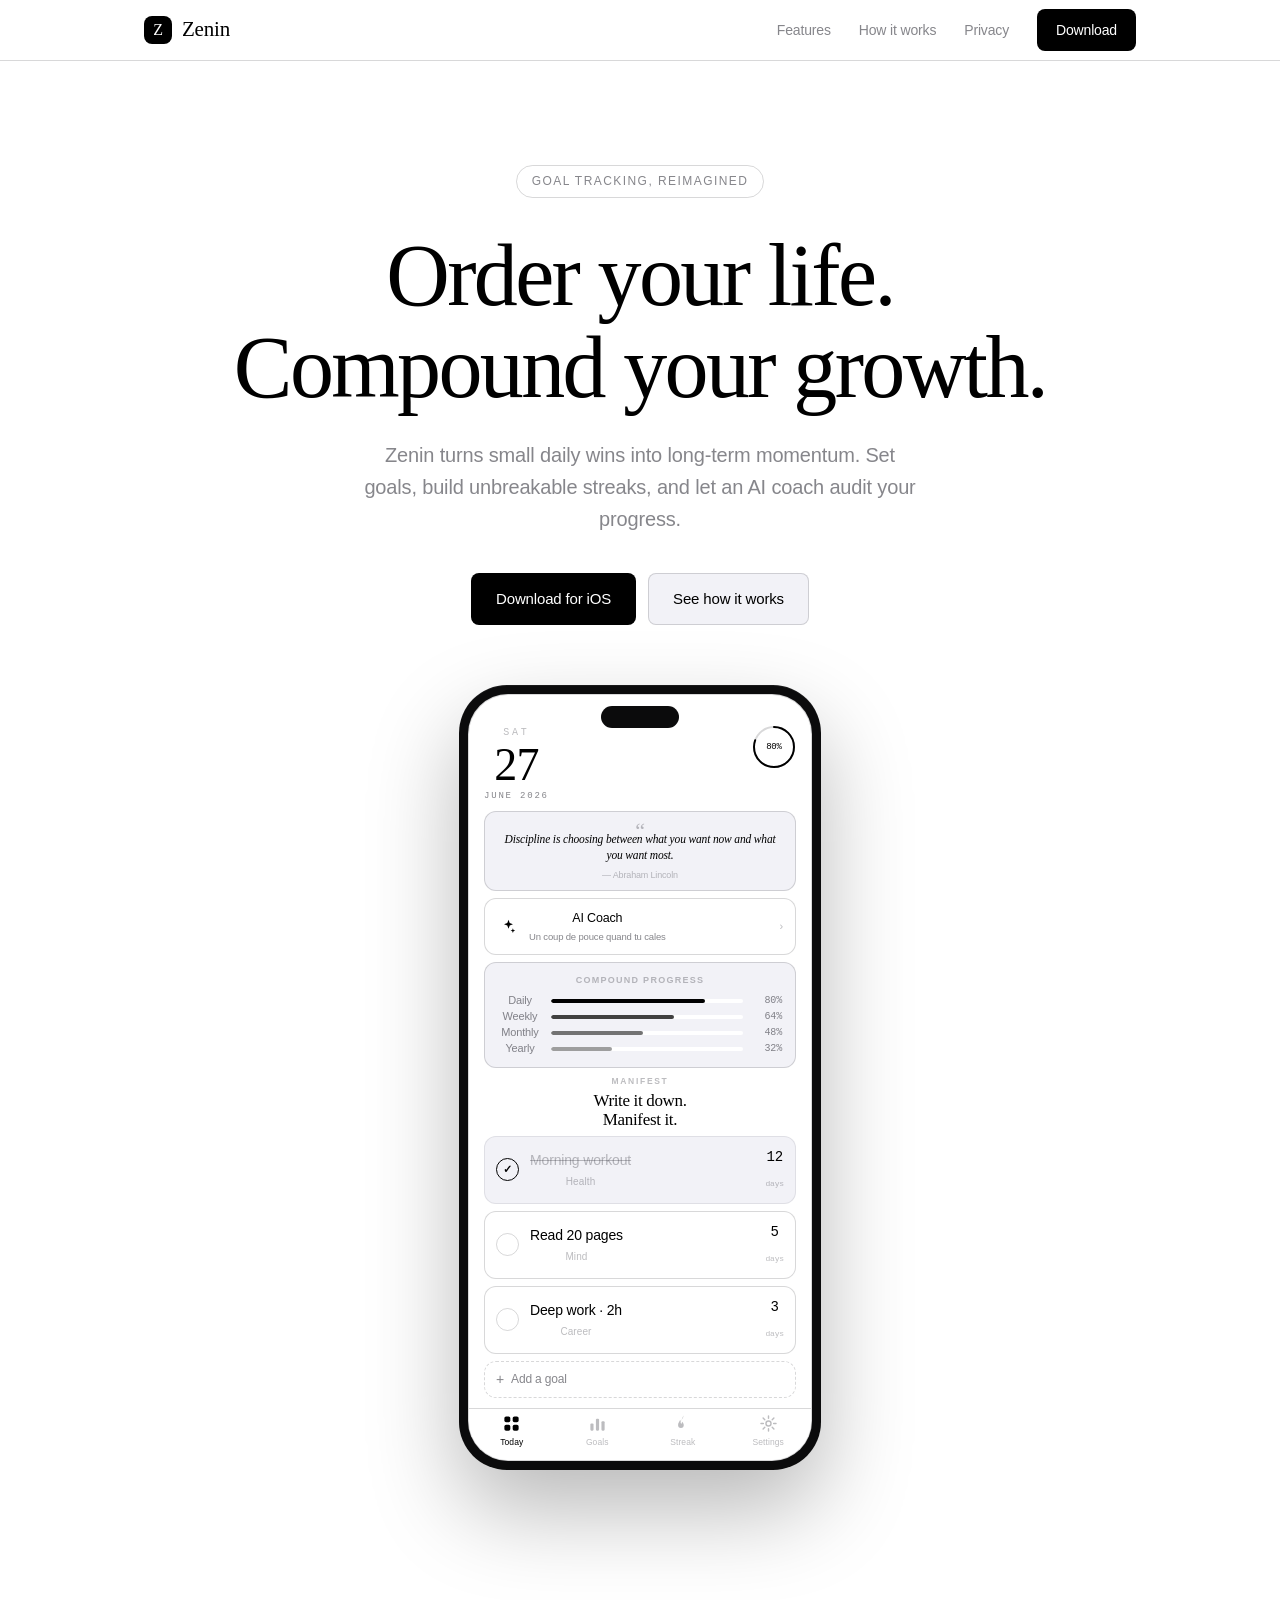
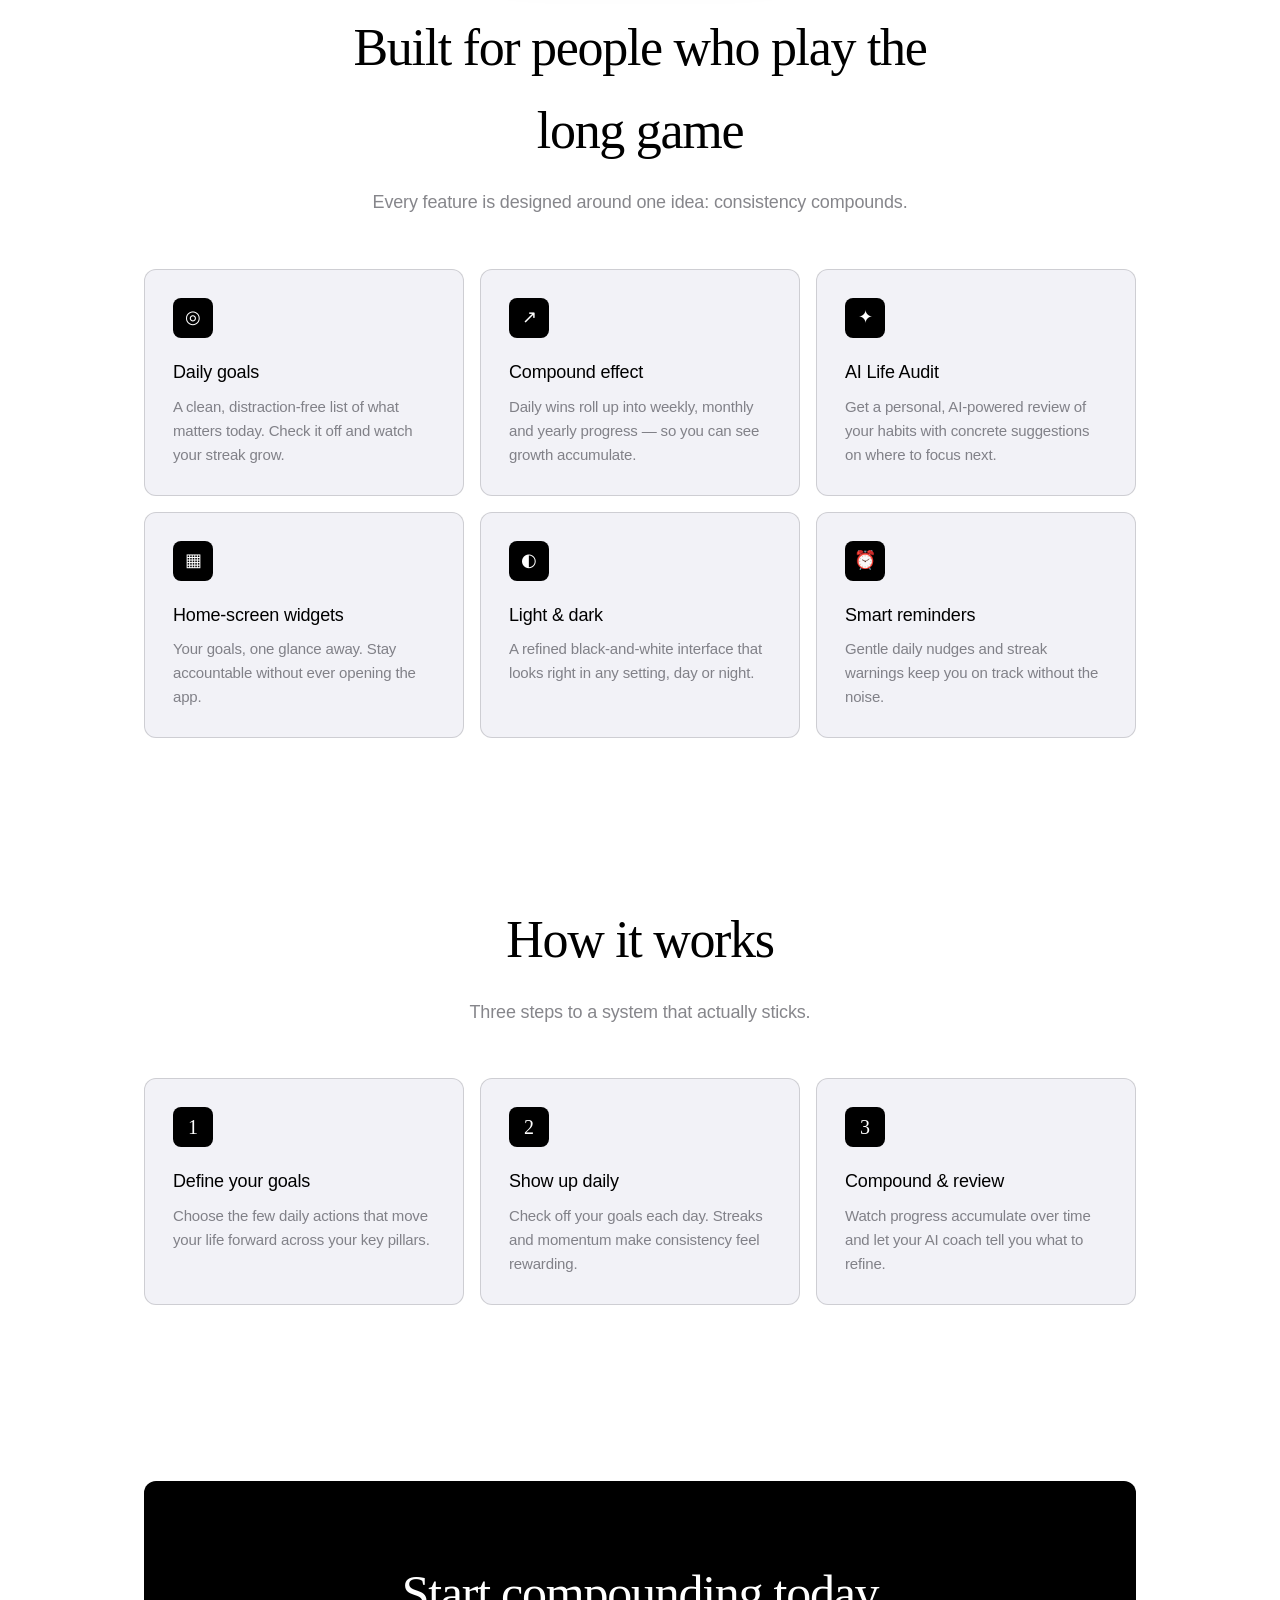
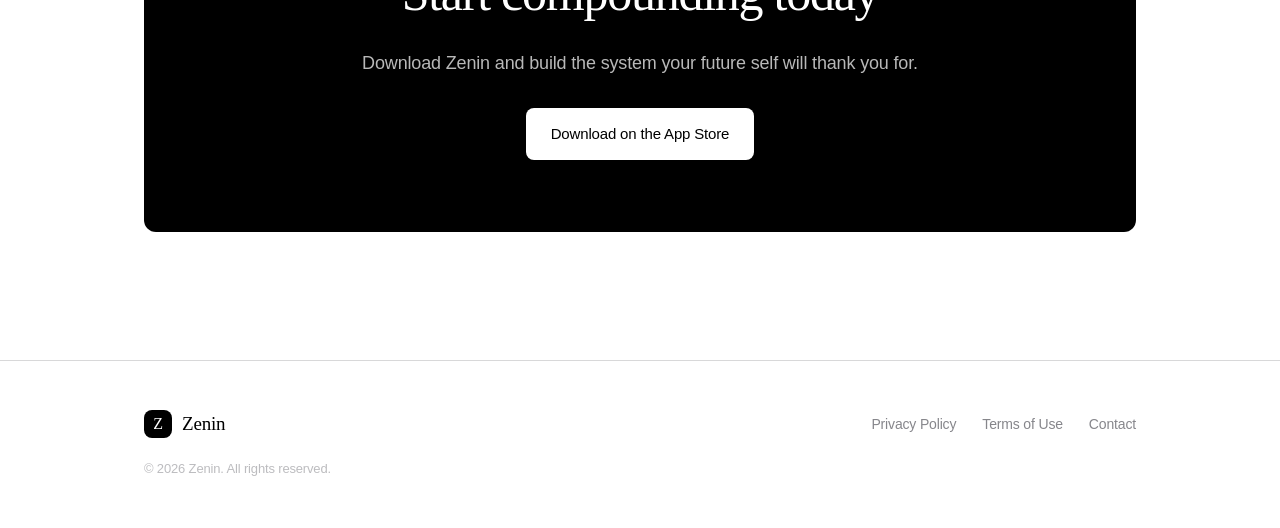
<file: index.html>
<!DOCTYPE html>
<html lang="en">
<head>
    <meta charset="UTF-8">
    <meta name="viewport" content="width=device-width, initial-scale=1.0">
    <title>Zenin — Order your life. Compound your growth.</title>
    <meta name="description" content="Zenin is a premium goal-tracking app that turns daily discipline into compounding long-term progress. Track goals, build streaks, and get an AI life audit.">
    <link rel="stylesheet" href="styles.css">
    <link rel="icon" href="data:image/svg+xml,<svg xmlns='http://www.w3.org/2000/svg' viewBox='0 0 100 100'><rect width='100' height='100' rx='22' fill='black'/><text x='50' y='70' font-size='62' font-family='Arial' font-weight='bold' fill='white' text-anchor='middle'>Z</text></svg>">
</head>
<body>

    <nav class="nav">
        <div class="wrap">
            <a class="brand" href="/"><span class="mark">Z</span> Zenin</a>
            <div class="nav-links">
                <a href="#features">Features</a>
                <a href="#how">How it works</a>
                <a href="privacy/">Privacy</a>
                <a class="btn" href="#download">Download</a>
            </div>
        </div>
    </nav>

    <header class="hero">
        <div class="wrap">
            <span class="eyebrow">Goal tracking, reimagined</span>
            <h1>Order your life.<br>Compound your growth.</h1>
            <p class="lead">
                Zenin turns small daily wins into long-term momentum. Set goals,
                build unbreakable streaks, and let an AI coach audit your progress.
            </p>
            <div class="cta-row">
                <a class="btn" href="#download">Download for iOS</a>
                <a class="btn btn-secondary" href="#how">See how it works</a>
            </div>

            <div class="phone-stage">
                <div class="phone">
                    <div class="phone-screen">
                        <div class="ph-header">
                            <div>
                                <div class="ph-dow">SAT</div>
                                <div class="ph-day">27</div>
                                <div class="ph-month">JUNE 2026</div>
                            </div>
                            <div class="ph-ring">
                                <svg viewBox="0 0 44 44">
                                    <circle class="track" cx="22" cy="22" r="20"></circle>
                                    <circle class="fill" cx="22" cy="22" r="20" stroke-dasharray="100.5 125.7"></circle>
                                </svg>
                                <span>80%</span>
                            </div>
                        </div>

                        <div class="ph-quote">
                            <span class="mark">&ldquo;</span>
                            <div class="q">Discipline is choosing between what you want now and what you want most.</div>
                            <div class="a">— Abraham Lincoln</div>
                        </div>

                        <div class="ph-coach">
                            <span class="ic">
                                <svg viewBox="0 0 24 24" fill="currentColor"><path d="M12 2.6l1.7 4.6 4.6 1.7-4.6 1.7L12 15.2l-1.7-4.6L5.7 8.9l4.6-1.7z"/><path d="M18.2 14.4l.9 2.4 2.4.9-2.4.9-.9 2.4-.9-2.4-2.4-.9 2.4-.9z"/></svg>
                            </span>
                            <div class="tx">
                                <b>AI Coach</b>
                                <span>Un coup de pouce quand tu cales</span>
                            </div>
                            <span class="chev">›</span>
                        </div>

                        <div class="ph-compound">
                            <div class="ph-compound-h">COMPOUND PROGRESS</div>
                            <div class="ph-row"><span class="l">Daily</span><span class="track"><i style="width:80%"></i></span><span class="v">80%</span></div>
                            <div class="ph-row"><span class="l">Weekly</span><span class="track"><i style="width:64%;opacity:.75"></i></span><span class="v">64%</span></div>
                            <div class="ph-row"><span class="l">Monthly</span><span class="track"><i style="width:48%;opacity:.55"></i></span><span class="v">48%</span></div>
                            <div class="ph-row"><span class="l">Yearly</span><span class="track"><i style="width:32%;opacity:.38"></i></span><span class="v">32%</span></div>
                        </div>

                        <div class="ph-manifest">
                            <div class="k">MANIFEST</div>
                            <div class="h">Write it down.<br>Manifest it.</div>
                        </div>

                        <div class="ph-goal done">
                            <span class="ph-check on"></span>
                            <div class="ph-goal-text"><span class="t">Morning workout</span><span class="p">Health</span></div>
                            <div class="ph-streak"><b>12</b><small>days</small></div>
                        </div>
                        <div class="ph-goal">
                            <span class="ph-check"></span>
                            <div class="ph-goal-text"><span class="t">Read 20 pages</span><span class="p">Mind</span></div>
                            <div class="ph-streak"><b>5</b><small>days</small></div>
                        </div>
                        <div class="ph-goal">
                            <span class="ph-check"></span>
                            <div class="ph-goal-text"><span class="t">Deep work · 2h</span><span class="p">Career</span></div>
                            <div class="ph-streak"><b>3</b><small>days</small></div>
                        </div>

                        <div class="ph-add">Add a goal</div>

                        <nav class="ph-tabbar">
                            <div class="ph-tab active">
                                <svg viewBox="0 0 24 24" fill="currentColor"><rect x="3" y="3" width="7.5" height="7.5" rx="2.2"/><rect x="13.5" y="3" width="7.5" height="7.5" rx="2.2"/><rect x="3" y="13.5" width="7.5" height="7.5" rx="2.2"/><rect x="13.5" y="13.5" width="7.5" height="7.5" rx="2.2"/></svg>
                                <span>Today</span>
                            </div>
                            <div class="ph-tab">
                                <svg viewBox="0 0 24 24" fill="currentColor"><rect x="3" y="12" width="4" height="9" rx="1.3"/><rect x="10" y="6" width="4" height="15" rx="1.3"/><rect x="17" y="9" width="4" height="12" rx="1.3"/></svg>
                                <span>Goals</span>
                            </div>
                            <div class="ph-tab">
                                <svg viewBox="0 0 24 24" fill="currentColor"><path d="M13 2c.5 3-1.4 4.3-2.6 6-1.2 1.7-1 3.4 0 4.6.5-.9.9-1.7 1.2-2.9 1 1.4 2 2.4 2 4.3a3.6 3.6 0 11-7.2 0c0-2.8 1.7-4 2.4-6C9.6 9.9 11.8 6.4 13 2z"/></svg>
                                <span>Streak</span>
                            </div>
                            <div class="ph-tab">
                                <svg viewBox="0 0 24 24" fill="none" stroke="currentColor" stroke-width="1.8"><circle cx="12" cy="12" r="3.2"/><path d="M12 2.5v3M12 18.5v3M2.5 12h3M18.5 12h3M5.2 5.2l2.1 2.1M16.7 16.7l2.1 2.1M18.8 5.2l-2.1 2.1M7.3 16.7l-2.1 2.1" stroke-linecap="round"/></svg>
                                <span>Settings</span>
                            </div>
                        </nav>
                    </div>
                </div>
            </div>
        </div>
    </header>

    <section class="block" id="features">
        <div class="wrap">
            <div class="section-head">
                <h2>Built for people who play the long game</h2>
                <p>Every feature is designed around one idea: consistency compounds.</p>
            </div>
            <div class="grid">
                <div class="card">
                    <div class="ic">◎</div>
                    <h3>Daily goals</h3>
                    <p>A clean, distraction-free list of what matters today. Check it off and watch your streak grow.</p>
                </div>
                <div class="card">
                    <div class="ic">↗</div>
                    <h3>Compound effect</h3>
                    <p>Daily wins roll up into weekly, monthly and yearly progress — so you can see growth accumulate.</p>
                </div>
                <div class="card">
                    <div class="ic">✦</div>
                    <h3>AI Life Audit</h3>
                    <p>Get a personal, AI-powered review of your habits with concrete suggestions on where to focus next.</p>
                </div>
                <div class="card">
                    <div class="ic">▦</div>
                    <h3>Home-screen widgets</h3>
                    <p>Your goals, one glance away. Stay accountable without ever opening the app.</p>
                </div>
                <div class="card">
                    <div class="ic">◐</div>
                    <h3>Light &amp; dark</h3>
                    <p>A refined black-and-white interface that looks right in any setting, day or night.</p>
                </div>
                <div class="card">
                    <div class="ic">⏰</div>
                    <h3>Smart reminders</h3>
                    <p>Gentle daily nudges and streak warnings keep you on track without the noise.</p>
                </div>
            </div>
        </div>
    </section>

    <section class="block" id="how">
        <div class="wrap">
            <div class="section-head">
                <h2>How it works</h2>
                <p>Three steps to a system that actually sticks.</p>
            </div>
            <div class="grid">
                <div class="card">
                    <div class="ic num">1</div>
                    <h3>Define your goals</h3>
                    <p>Choose the few daily actions that move your life forward across your key pillars.</p>
                </div>
                <div class="card">
                    <div class="ic num">2</div>
                    <h3>Show up daily</h3>
                    <p>Check off your goals each day. Streaks and momentum make consistency feel rewarding.</p>
                </div>
                <div class="card">
                    <div class="ic num">3</div>
                    <h3>Compound &amp; review</h3>
                    <p>Watch progress accumulate over time and let your AI coach tell you what to refine.</p>
                </div>
            </div>
        </div>
    </section>

    <section class="block" id="download">
        <div class="wrap">
            <div class="band">
                <h2>Start compounding today</h2>
                <p>Download Zenin and build the system your future self will thank you for.</p>
                <a class="btn" href="#">Download on the App Store</a>
            </div>
        </div>
    </section>

    <footer class="footer">
        <div class="wrap">
            <a class="brand" href="/"><span class="mark">Z</span> Zenin</a>
            <div class="footer-links">
                <a href="privacy/">Privacy Policy</a>
                <a href="terms/">Terms of Use</a>
                <a href="mailto:walydelkhadiri@gmail.com">Contact</a>
            </div>
            <div class="copy">© 2026 Zenin. All rights reserved.</div>
        </div>
    </footer>

    <script>
        // Subtle fade-up as sections enter the viewport.
        (function () {
            var motionOK = !window.matchMedia('(prefers-reduced-motion: reduce)').matches;
            var targets = document.querySelectorAll('.section-head, .card, .band, .phone-stage');
            if (!motionOK || !('IntersectionObserver' in window)) { return; }
            targets.forEach(function (el, i) {
                el.classList.add('reveal');
                el.style.transitionDelay = Math.min(i % 3, 2) * 70 + 'ms';
            });
            var io = new IntersectionObserver(function (entries) {
                entries.forEach(function (e) {
                    if (e.isIntersecting) { e.target.classList.add('in'); io.unobserve(e.target); }
                });
            }, { threshold: 0.12, rootMargin: '0px 0px -8% 0px' });
            targets.forEach(function (el) { io.observe(el); });
        })();
    </script>

</body>
</html>
</file>
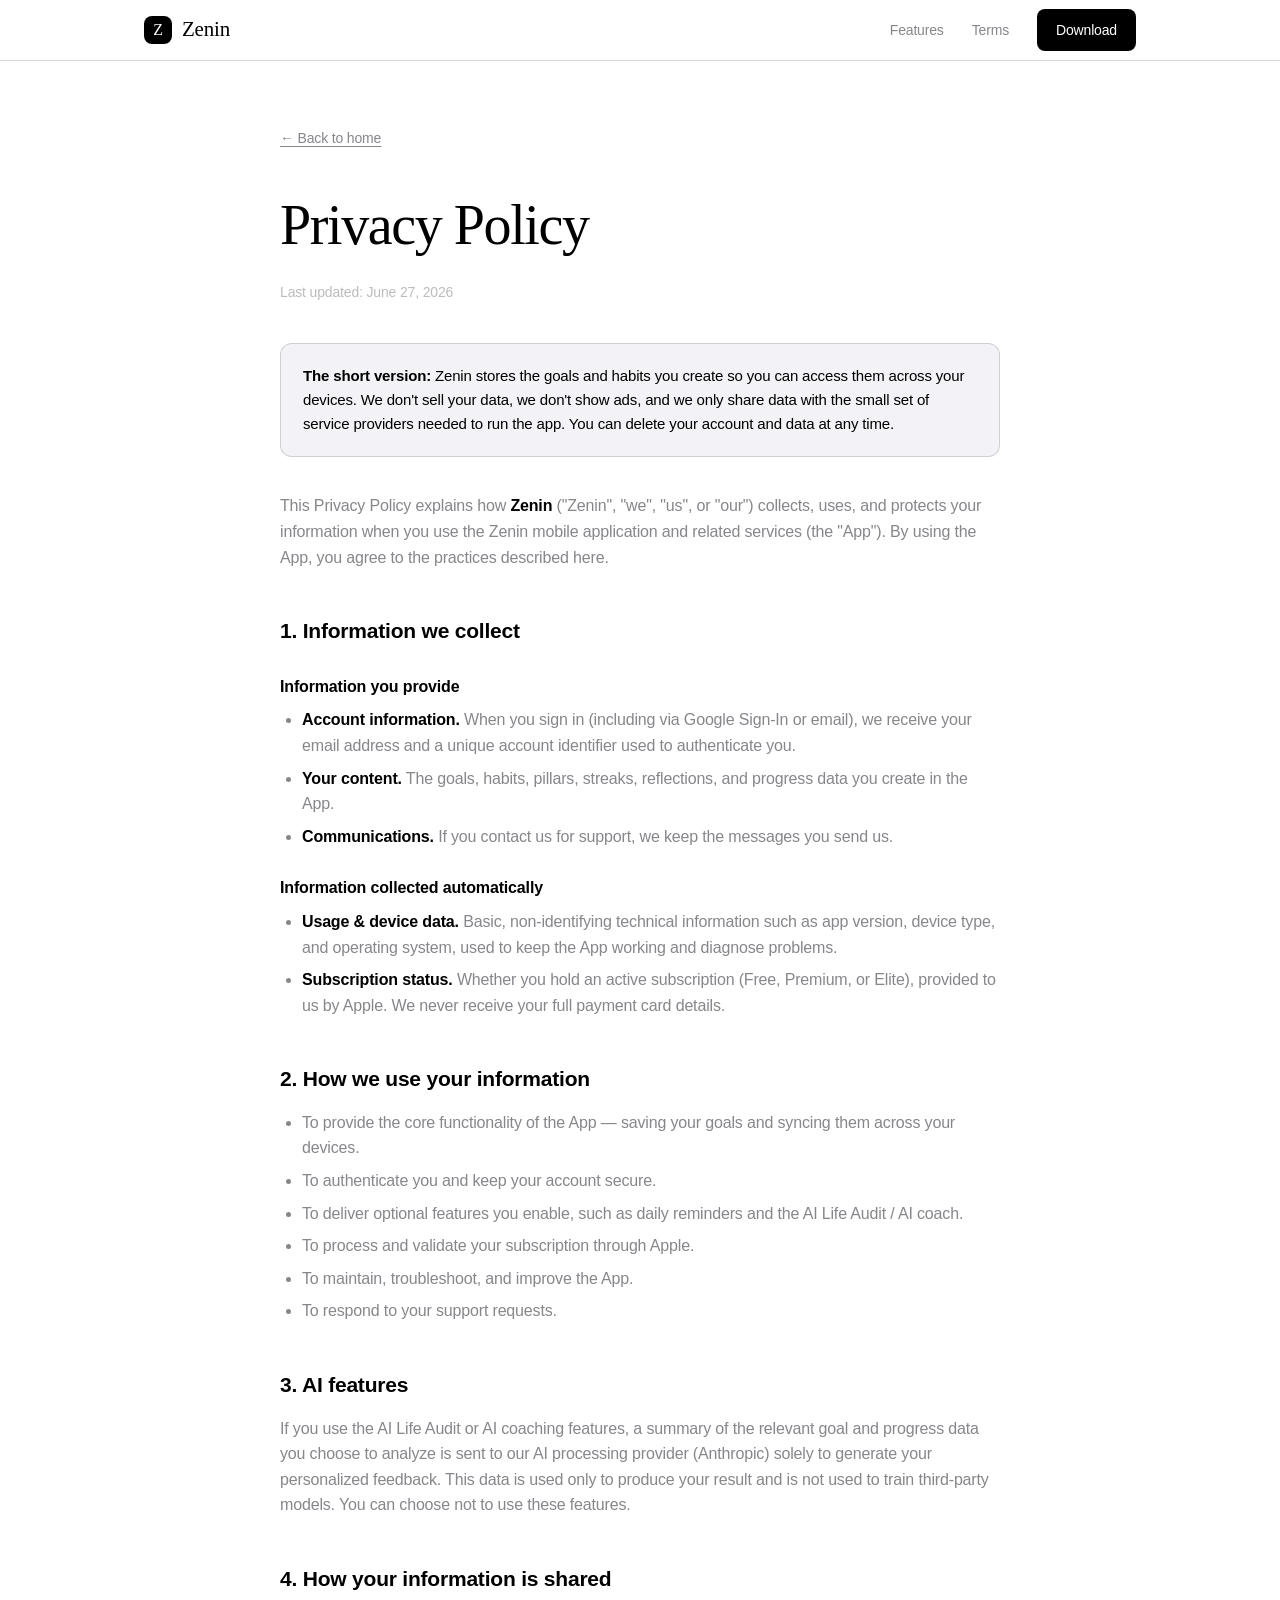
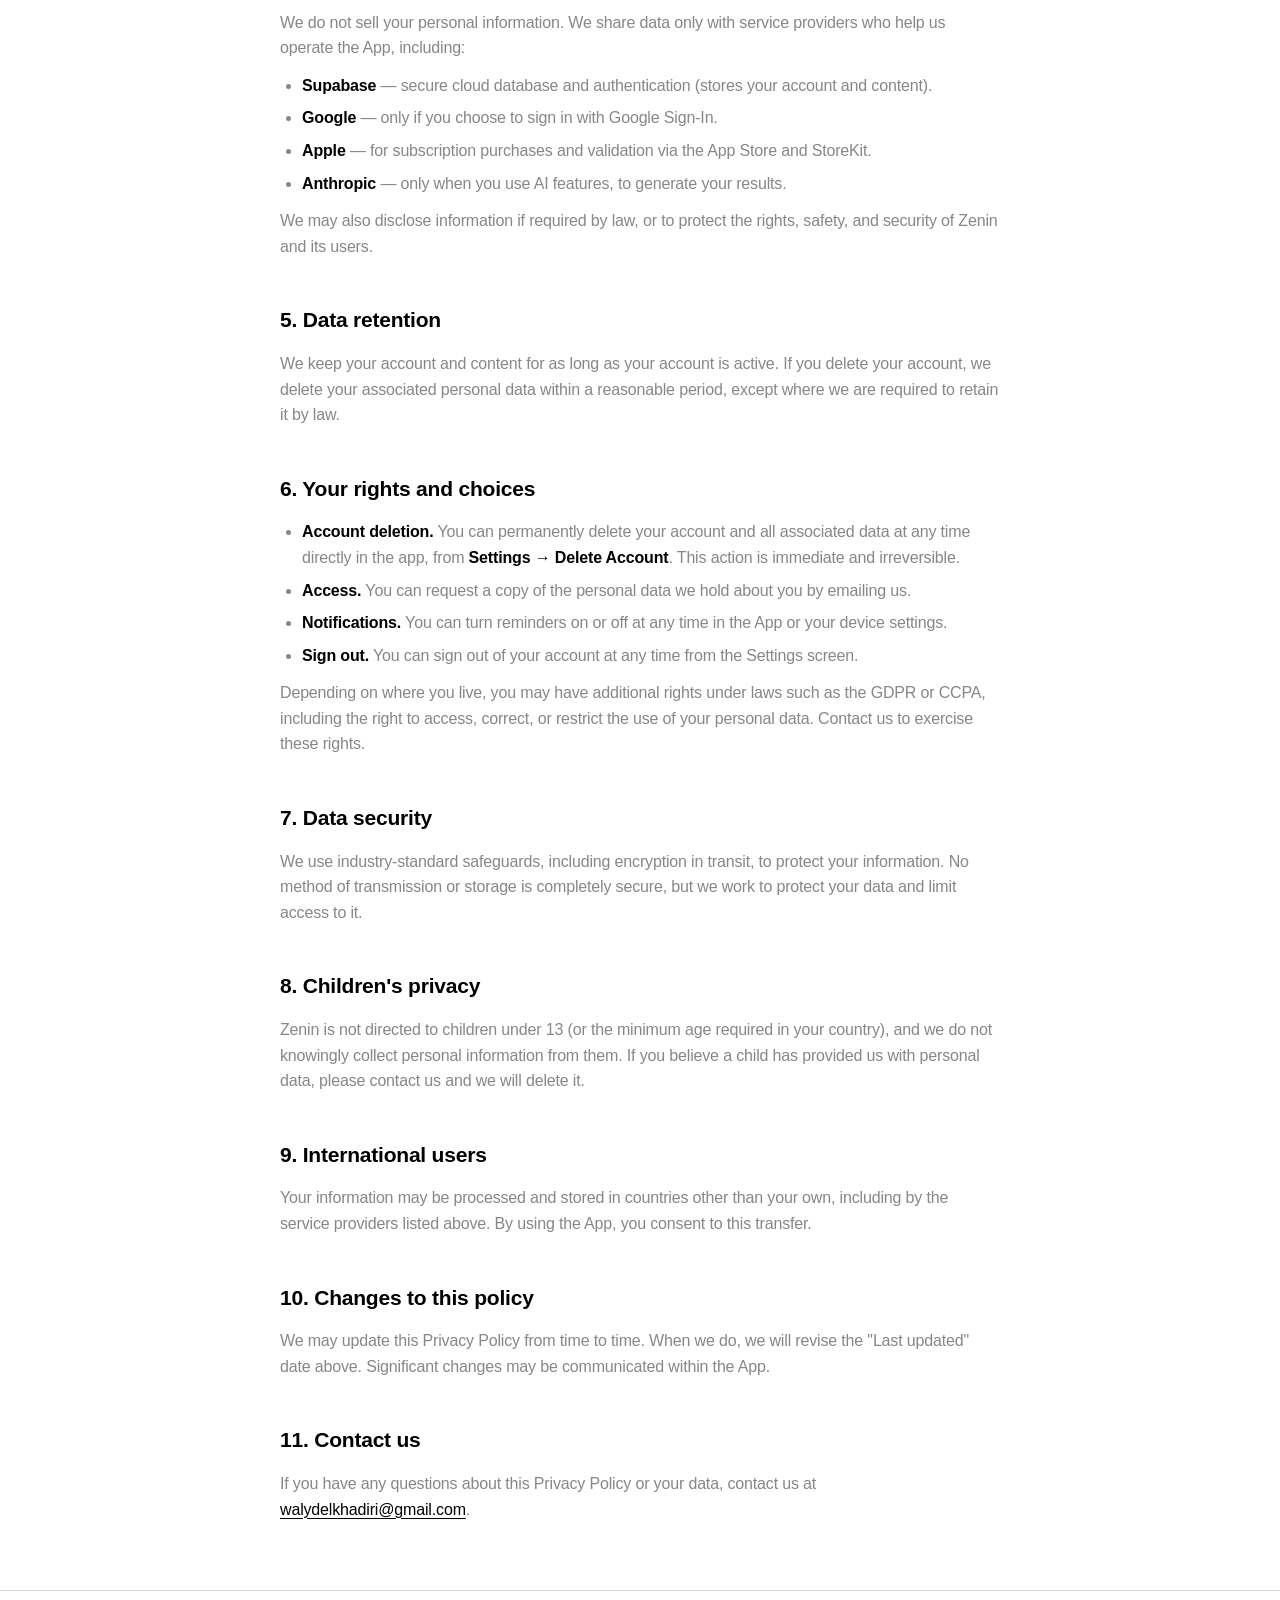
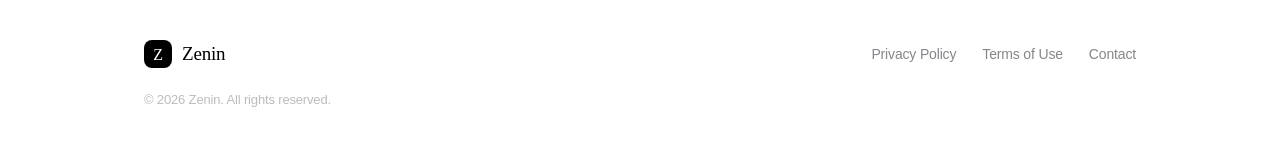
<file: privacy/index.html>
<!DOCTYPE html>
<html lang="en">
<head>
    <meta charset="UTF-8">
    <meta name="viewport" content="width=device-width, initial-scale=1.0">
    <title>Privacy Policy — Zenin</title>
    <meta name="description" content="How Zenin collects, uses, and protects your data.">
    <link rel="stylesheet" href="../styles.css">
    <link rel="icon" href="data:image/svg+xml,<svg xmlns='http://www.w3.org/2000/svg' viewBox='0 0 100 100'><rect width='100' height='100' rx='22' fill='black'/><text x='50' y='70' font-size='62' font-family='Arial' font-weight='bold' fill='white' text-anchor='middle'>Z</text></svg>">
</head>
<body>

    <nav class="nav">
        <div class="wrap">
            <a class="brand" href="../"><span class="mark">Z</span> Zenin</a>
            <div class="nav-links">
                <a href="../#features">Features</a>
                <a href="../terms/">Terms</a>
                <a class="btn" href="../#download">Download</a>
            </div>
        </div>
    </nav>

    <main class="legal wrap">
        <a class="back" href="../">← Back to home</a>
        <h1>Privacy Policy</h1>
        <p class="updated">Last updated: June 27, 2026</p>

        <div class="tldr">
            <strong>The short version:</strong> Zenin stores the goals and habits you
            create so you can access them across your devices. We don't sell your data,
            we don't show ads, and we only share data with the small set of service
            providers needed to run the app. You can delete your account and data at any time.
        </div>

        <p>
            This Privacy Policy explains how <strong>Zenin</strong> ("Zenin", "we", "us", or
            "our") collects, uses, and protects your information when you use the Zenin
            mobile application and related services (the "App"). By using the App, you agree
            to the practices described here.
        </p>

        <h2>1. Information we collect</h2>

        <h3>Information you provide</h3>
        <ul>
            <li><strong>Account information.</strong> When you sign in (including via Google Sign-In or email), we receive your email address and a unique account identifier used to authenticate you.</li>
            <li><strong>Your content.</strong> The goals, habits, pillars, streaks, reflections, and progress data you create in the App.</li>
            <li><strong>Communications.</strong> If you contact us for support, we keep the messages you send us.</li>
        </ul>

        <h3>Information collected automatically</h3>
        <ul>
            <li><strong>Usage &amp; device data.</strong> Basic, non-identifying technical information such as app version, device type, and operating system, used to keep the App working and diagnose problems.</li>
            <li><strong>Subscription status.</strong> Whether you hold an active subscription (Free, Premium, or Elite), provided to us by Apple. We never receive your full payment card details.</li>
        </ul>

        <h2>2. How we use your information</h2>
        <ul>
            <li>To provide the core functionality of the App — saving your goals and syncing them across your devices.</li>
            <li>To authenticate you and keep your account secure.</li>
            <li>To deliver optional features you enable, such as daily reminders and the AI Life Audit / AI coach.</li>
            <li>To process and validate your subscription through Apple.</li>
            <li>To maintain, troubleshoot, and improve the App.</li>
            <li>To respond to your support requests.</li>
        </ul>

        <h2>3. AI features</h2>
        <p>
            If you use the AI Life Audit or AI coaching features, a summary of the relevant
            goal and progress data you choose to analyze is sent to our AI processing provider
            (Anthropic) solely to generate your personalized feedback. This data is used only
            to produce your result and is not used to train third-party models. You can choose
            not to use these features.
        </p>

        <h2>4. How your information is shared</h2>
        <p>We do not sell your personal information. We share data only with service providers who help us operate the App, including:</p>
        <ul>
            <li><strong>Supabase</strong> — secure cloud database and authentication (stores your account and content).</li>
            <li><strong>Google</strong> — only if you choose to sign in with Google Sign-In.</li>
            <li><strong>Apple</strong> — for subscription purchases and validation via the App Store and StoreKit.</li>
            <li><strong>Anthropic</strong> — only when you use AI features, to generate your results.</li>
        </ul>
        <p>
            We may also disclose information if required by law, or to protect the rights,
            safety, and security of Zenin and its users.
        </p>

        <h2>5. Data retention</h2>
        <p>
            We keep your account and content for as long as your account is active. If you
            delete your account, we delete your associated personal data within a reasonable
            period, except where we are required to retain it by law.
        </p>

        <h2>6. Your rights and choices</h2>
        <ul>
            <li><strong>Account deletion.</strong> You can permanently delete your account and all associated data at any time directly in the app, from <strong>Settings → Delete Account</strong>. This action is immediate and irreversible.</li>
            <li><strong>Access.</strong> You can request a copy of the personal data we hold about you by emailing us.</li>
            <li><strong>Notifications.</strong> You can turn reminders on or off at any time in the App or your device settings.</li>
            <li><strong>Sign out.</strong> You can sign out of your account at any time from the Settings screen.</li>
        </ul>
        <p>
            Depending on where you live, you may have additional rights under laws such as the
            GDPR or CCPA, including the right to access, correct, or restrict the use of your
            personal data. Contact us to exercise these rights.
        </p>

        <h2>7. Data security</h2>
        <p>
            We use industry-standard safeguards, including encryption in transit, to protect
            your information. No method of transmission or storage is completely secure, but we
            work to protect your data and limit access to it.
        </p>

        <h2>8. Children's privacy</h2>
        <p>
            Zenin is not directed to children under 13 (or the minimum age required in your
            country), and we do not knowingly collect personal information from them. If you
            believe a child has provided us with personal data, please contact us and we will
            delete it.
        </p>

        <h2>9. International users</h2>
        <p>
            Your information may be processed and stored in countries other than your own,
            including by the service providers listed above. By using the App, you consent to
            this transfer.
        </p>

        <h2>10. Changes to this policy</h2>
        <p>
            We may update this Privacy Policy from time to time. When we do, we will revise the
            "Last updated" date above. Significant changes may be communicated within the App.
        </p>

        <h2>11. Contact us</h2>
        <p>
            If you have any questions about this Privacy Policy or your data, contact us at
            <a href="mailto:walydelkhadiri@gmail.com">walydelkhadiri@gmail.com</a>.
        </p>
    </main>

    <footer class="footer">
        <div class="wrap">
            <a class="brand" href="../"><span class="mark">Z</span> Zenin</a>
            <div class="footer-links">
                <a href="../privacy/">Privacy Policy</a>
                <a href="../terms/">Terms of Use</a>
                <a href="mailto:walydelkhadiri@gmail.com">Contact</a>
            </div>
            <div class="copy">© 2026 Zenin. All rights reserved.</div>
        </div>
    </footer>

</body>
</html>
</file>
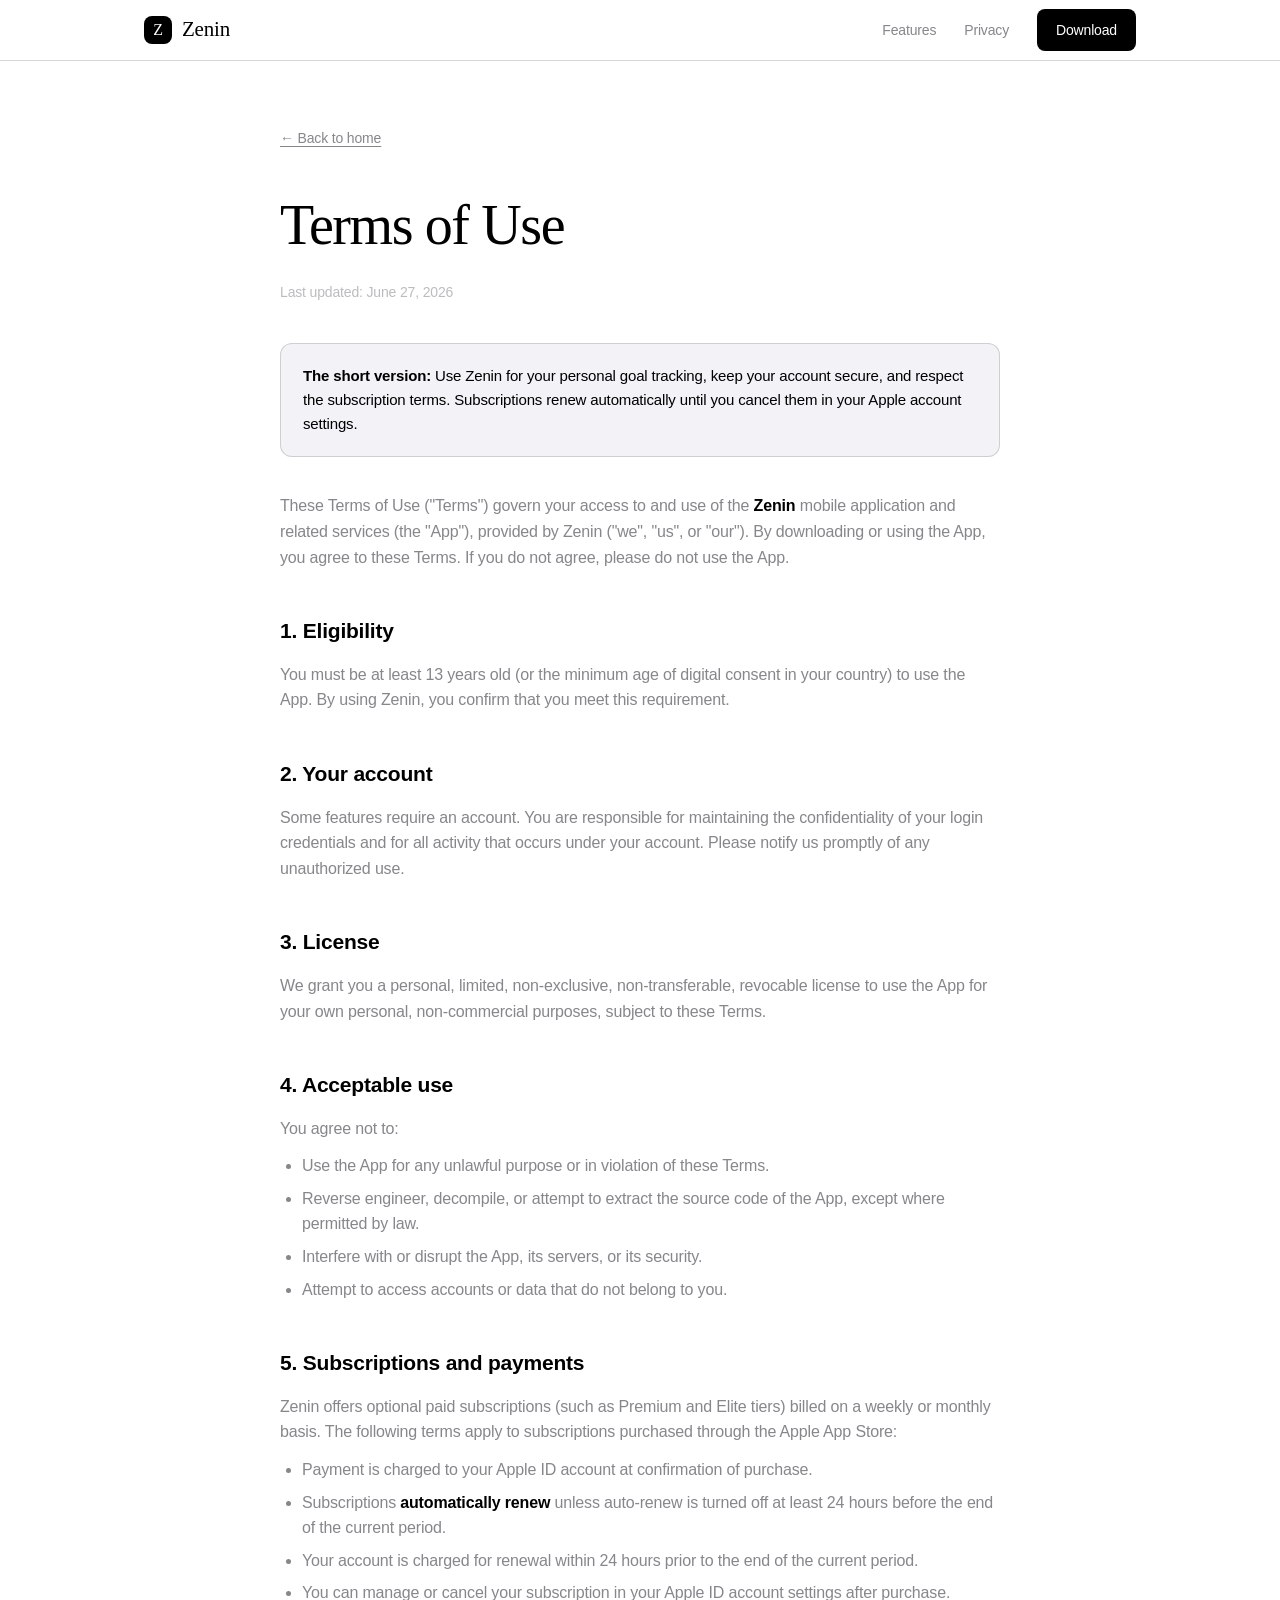
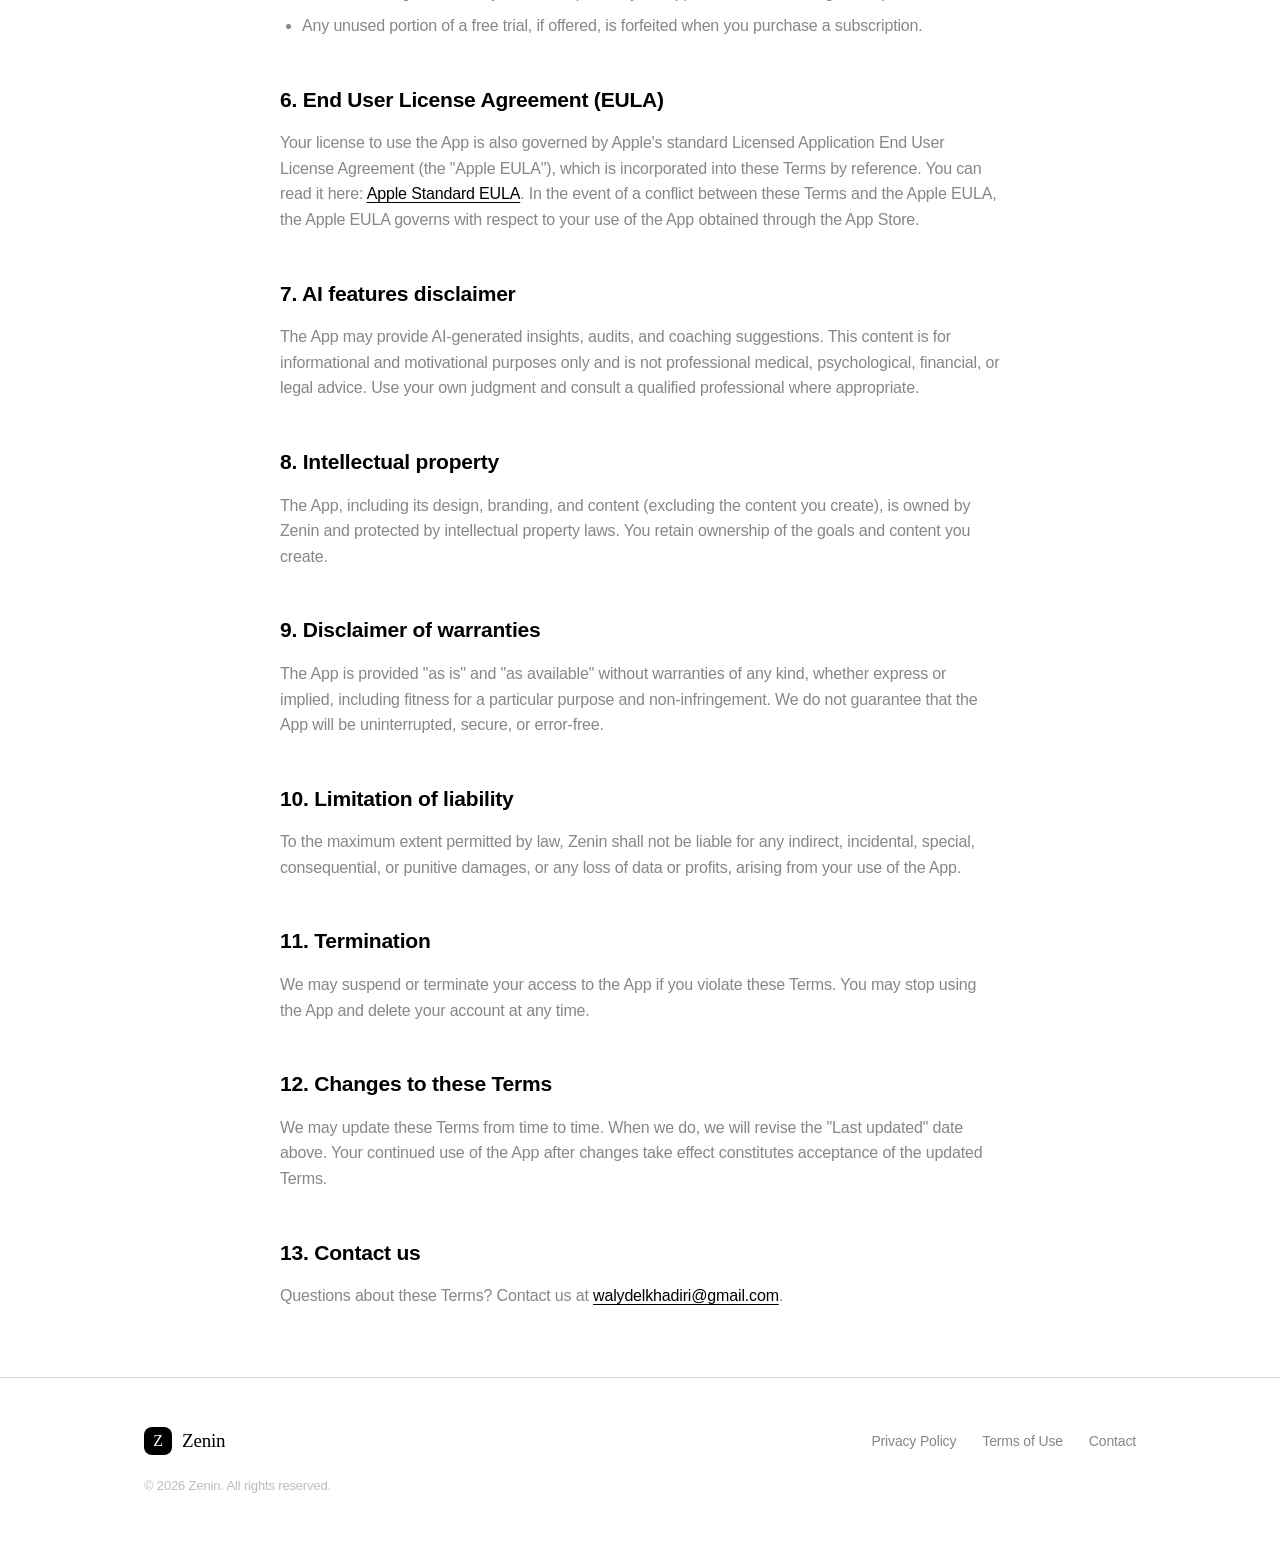
<file: terms/index.html>
<!DOCTYPE html>
<html lang="en">
<head>
    <meta charset="UTF-8">
    <meta name="viewport" content="width=device-width, initial-scale=1.0">
    <title>Terms of Use — Zenin</title>
    <meta name="description" content="The terms and conditions for using the Zenin app.">
    <link rel="stylesheet" href="../styles.css">
    <link rel="icon" href="data:image/svg+xml,<svg xmlns='http://www.w3.org/2000/svg' viewBox='0 0 100 100'><rect width='100' height='100' rx='22' fill='black'/><text x='50' y='70' font-size='62' font-family='Arial' font-weight='bold' fill='white' text-anchor='middle'>Z</text></svg>">
</head>
<body>

    <nav class="nav">
        <div class="wrap">
            <a class="brand" href="../"><span class="mark">Z</span> Zenin</a>
            <div class="nav-links">
                <a href="../#features">Features</a>
                <a href="../privacy/">Privacy</a>
                <a class="btn" href="../#download">Download</a>
            </div>
        </div>
    </nav>

    <main class="legal wrap">
        <a class="back" href="../">← Back to home</a>
        <h1>Terms of Use</h1>
        <p class="updated">Last updated: June 27, 2026</p>

        <div class="tldr">
            <strong>The short version:</strong> Use Zenin for your personal goal tracking,
            keep your account secure, and respect the subscription terms. Subscriptions renew
            automatically until you cancel them in your Apple account settings.
        </div>

        <p>
            These Terms of Use ("Terms") govern your access to and use of the <strong>Zenin</strong>
            mobile application and related services (the "App"), provided by Zenin ("we", "us",
            or "our"). By downloading or using the App, you agree to these Terms. If you do not
            agree, please do not use the App.
        </p>

        <h2>1. Eligibility</h2>
        <p>
            You must be at least 13 years old (or the minimum age of digital consent in your
            country) to use the App. By using Zenin, you confirm that you meet this requirement.
        </p>

        <h2>2. Your account</h2>
        <p>
            Some features require an account. You are responsible for maintaining the
            confidentiality of your login credentials and for all activity that occurs under
            your account. Please notify us promptly of any unauthorized use.
        </p>

        <h2>3. License</h2>
        <p>
            We grant you a personal, limited, non-exclusive, non-transferable, revocable license
            to use the App for your own personal, non-commercial purposes, subject to these Terms.
        </p>

        <h2>4. Acceptable use</h2>
        <p>You agree not to:</p>
        <ul>
            <li>Use the App for any unlawful purpose or in violation of these Terms.</li>
            <li>Reverse engineer, decompile, or attempt to extract the source code of the App, except where permitted by law.</li>
            <li>Interfere with or disrupt the App, its servers, or its security.</li>
            <li>Attempt to access accounts or data that do not belong to you.</li>
        </ul>

        <h2>5. Subscriptions and payments</h2>
        <p>
            Zenin offers optional paid subscriptions (such as Premium and Elite tiers) billed on
            a weekly or monthly basis. The following terms apply to subscriptions purchased
            through the Apple App Store:
        </p>
        <ul>
            <li>Payment is charged to your Apple ID account at confirmation of purchase.</li>
            <li>Subscriptions <strong>automatically renew</strong> unless auto-renew is turned off at least 24 hours before the end of the current period.</li>
            <li>Your account is charged for renewal within 24 hours prior to the end of the current period.</li>
            <li>You can manage or cancel your subscription in your Apple ID account settings after purchase.</li>
            <li>Any unused portion of a free trial, if offered, is forfeited when you purchase a subscription.</li>
        </ul>

        <h2>6. End User License Agreement (EULA)</h2>
        <p>
            Your license to use the App is also governed by Apple's standard Licensed
            Application End User License Agreement (the "Apple EULA"), which is incorporated into
            these Terms by reference. You can read it here:
            <a href="https://www.apple.com/legal/internet-services/itunes/dev/stdeula/" target="_blank" rel="noopener">
                Apple Standard EULA</a>.
            In the event of a conflict between these Terms and the Apple EULA, the Apple EULA
            governs with respect to your use of the App obtained through the App Store.
        </p>

        <h2>7. AI features disclaimer</h2>
        <p>
            The App may provide AI-generated insights, audits, and coaching suggestions. This
            content is for informational and motivational purposes only and is not professional
            medical, psychological, financial, or legal advice. Use your own judgment and consult
            a qualified professional where appropriate.
        </p>

        <h2>8. Intellectual property</h2>
        <p>
            The App, including its design, branding, and content (excluding the content you
            create), is owned by Zenin and protected by intellectual property laws. You retain
            ownership of the goals and content you create.
        </p>

        <h2>9. Disclaimer of warranties</h2>
        <p>
            The App is provided "as is" and "as available" without warranties of any kind,
            whether express or implied, including fitness for a particular purpose and
            non-infringement. We do not guarantee that the App will be uninterrupted, secure,
            or error-free.
        </p>

        <h2>10. Limitation of liability</h2>
        <p>
            To the maximum extent permitted by law, Zenin shall not be liable for any indirect,
            incidental, special, consequential, or punitive damages, or any loss of data or
            profits, arising from your use of the App.
        </p>

        <h2>11. Termination</h2>
        <p>
            We may suspend or terminate your access to the App if you violate these Terms. You
            may stop using the App and delete your account at any time.
        </p>

        <h2>12. Changes to these Terms</h2>
        <p>
            We may update these Terms from time to time. When we do, we will revise the "Last
            updated" date above. Your continued use of the App after changes take effect
            constitutes acceptance of the updated Terms.
        </p>

        <h2>13. Contact us</h2>
        <p>
            Questions about these Terms? Contact us at
            <a href="mailto:walydelkhadiri@gmail.com">walydelkhadiri@gmail.com</a>.
        </p>
    </main>

    <footer class="footer">
        <div class="wrap">
            <a class="brand" href="../"><span class="mark">Z</span> Zenin</a>
            <div class="footer-links">
                <a href="../privacy/">Privacy Policy</a>
                <a href="../terms/">Terms of Use</a>
                <a href="mailto:walydelkhadiri@gmail.com">Contact</a>
            </div>
            <div class="copy">© 2026 Zenin. All rights reserved.</div>
        </div>
    </footer>

</body>
</html>
</file>
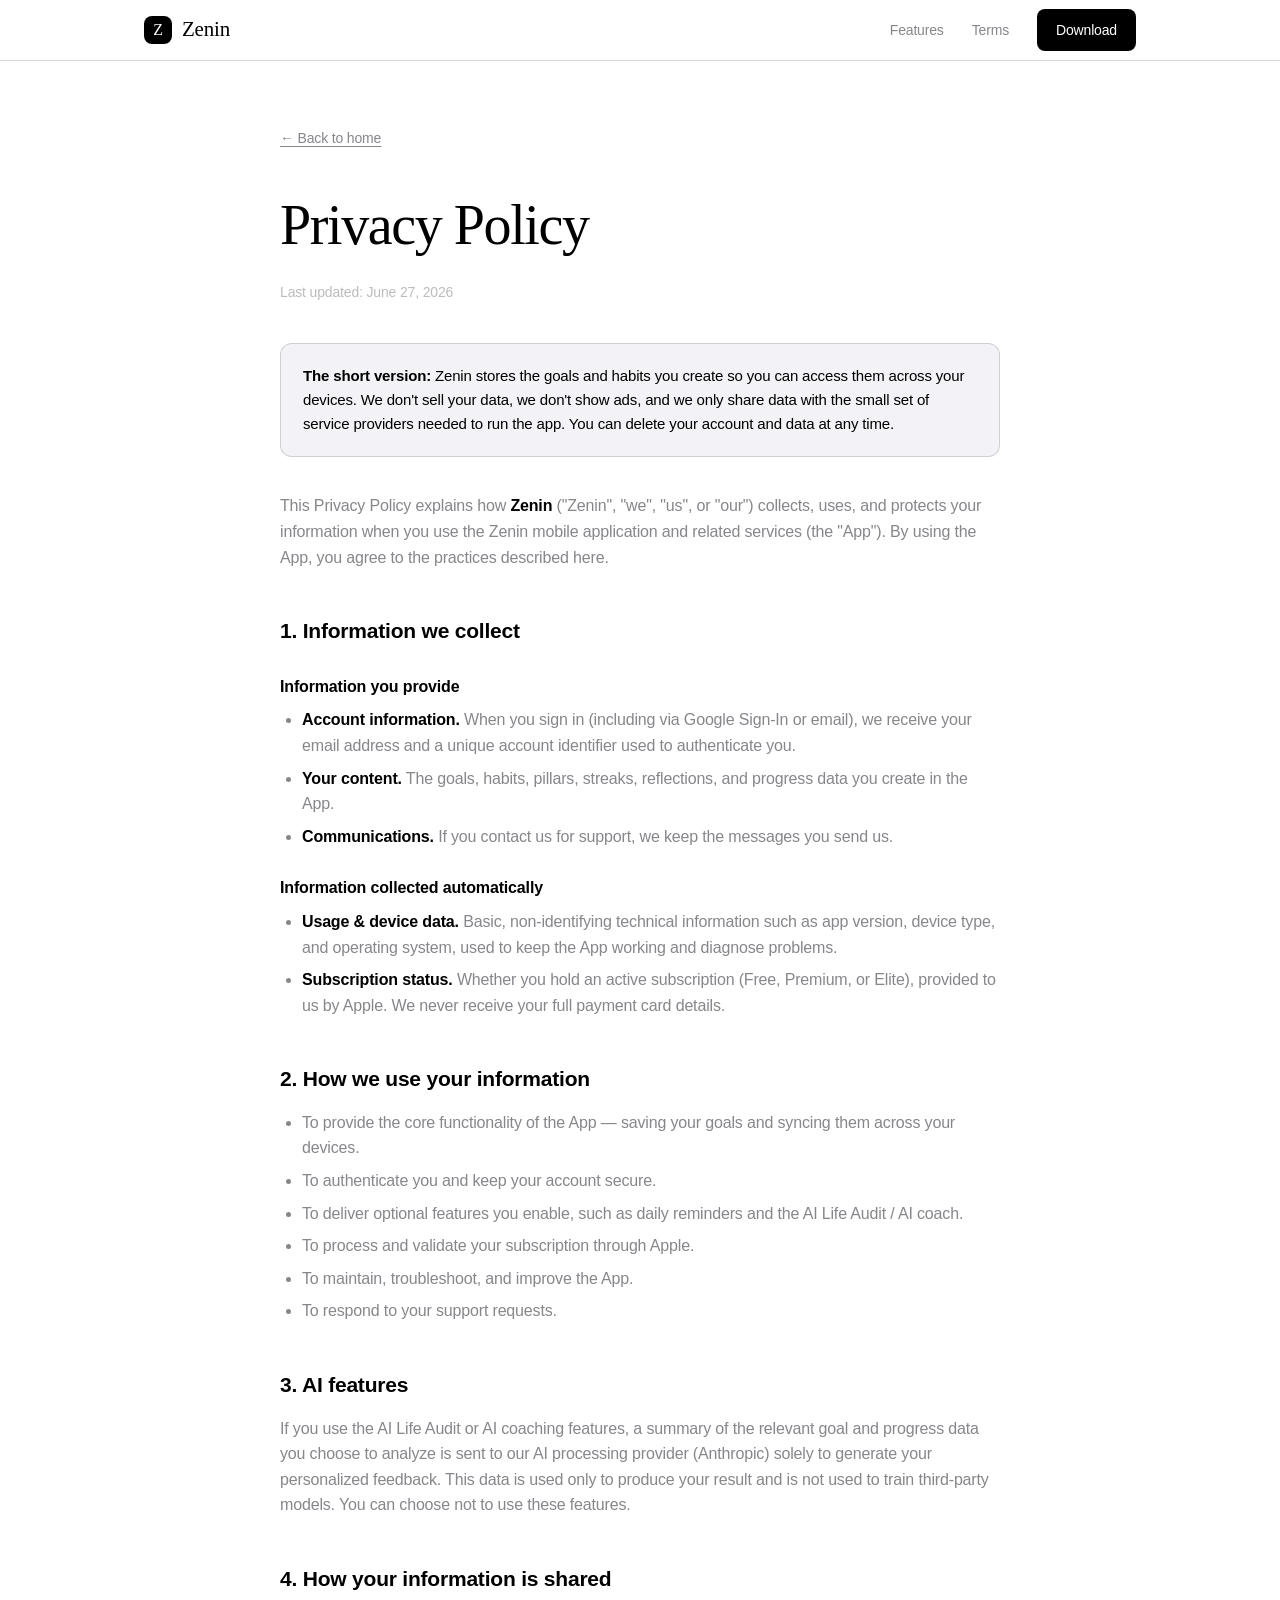
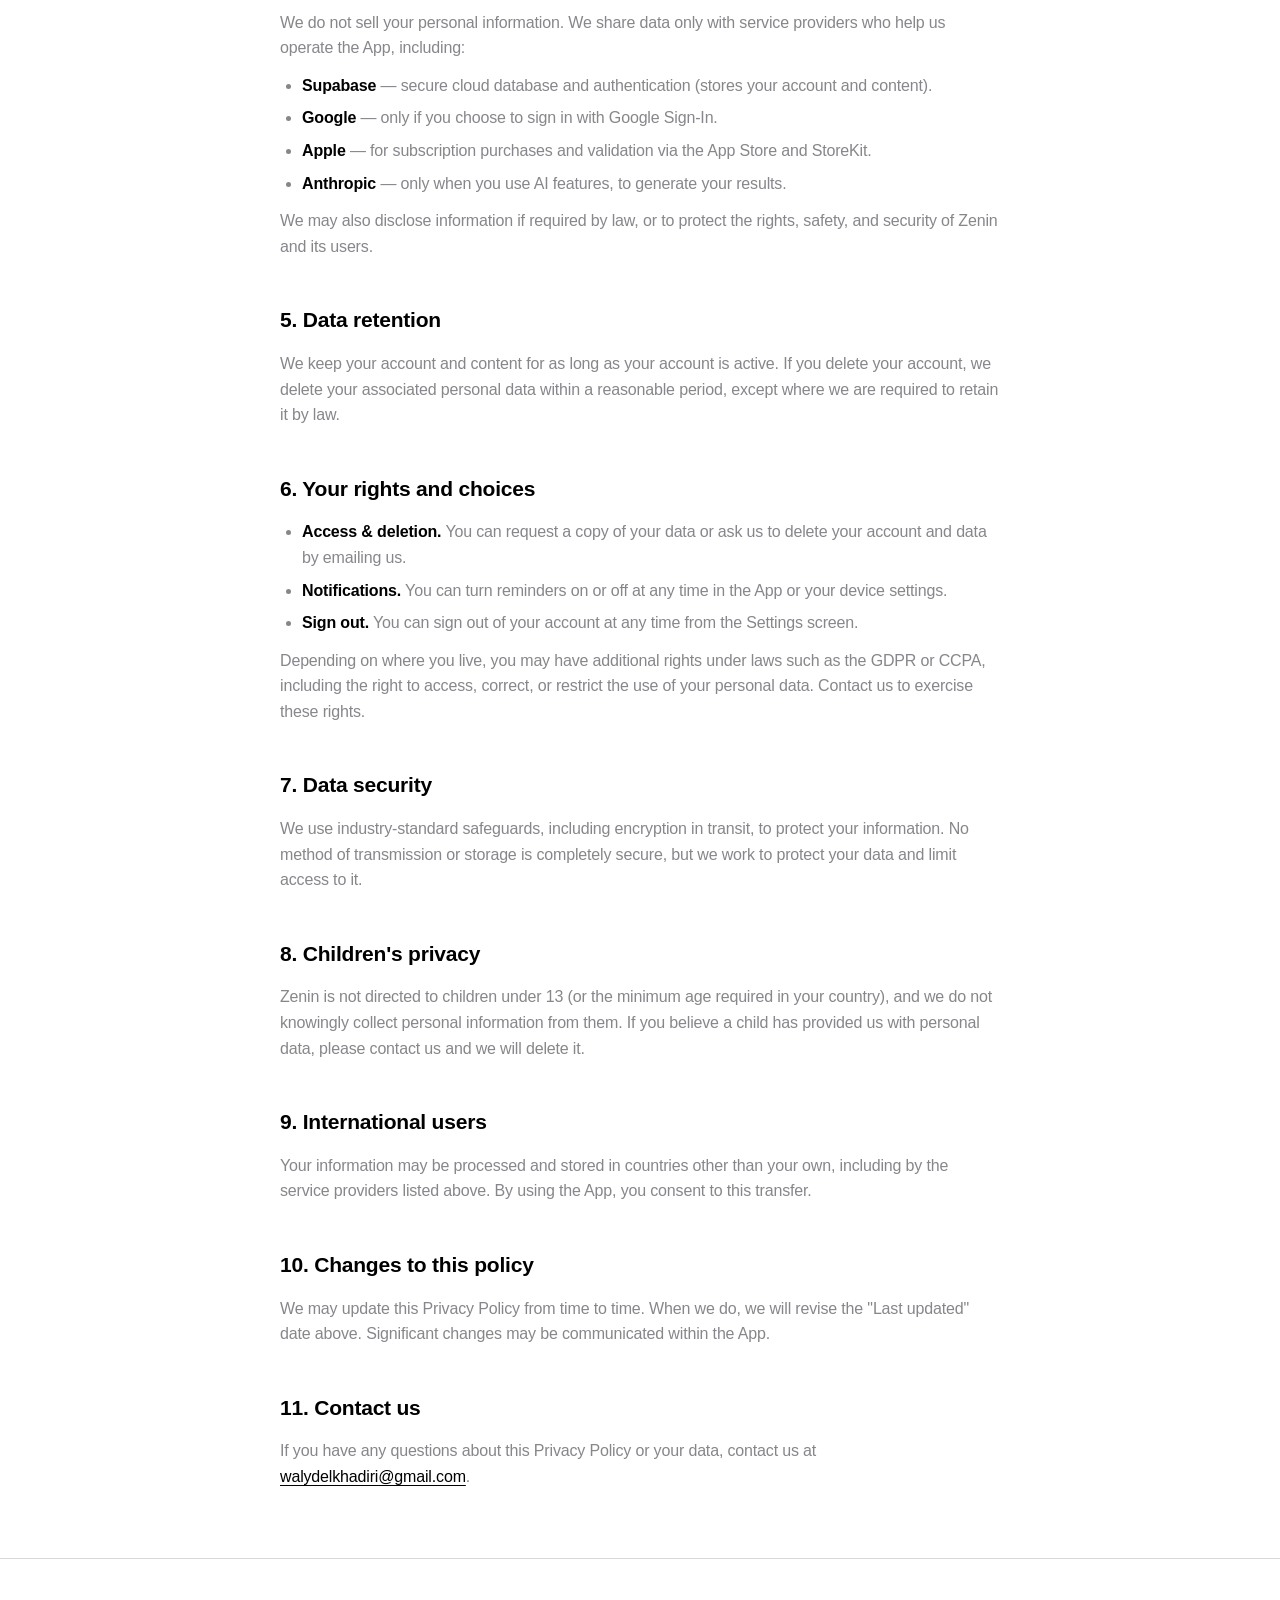
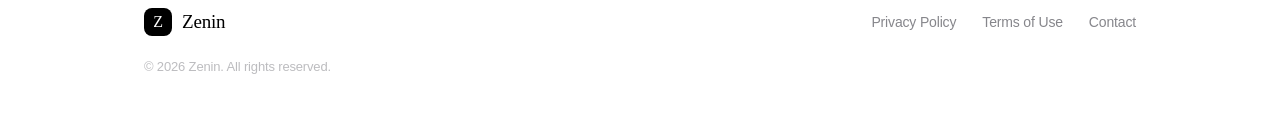
<file: privacy.html>
<!DOCTYPE html>
<html lang="en">
<head>
    <meta charset="UTF-8">
    <meta name="viewport" content="width=device-width, initial-scale=1.0">
    <title>Privacy Policy — Zenin</title>
    <meta name="description" content="How Zenin collects, uses, and protects your data.">
    <link rel="stylesheet" href="styles.css">
    <link rel="icon" href="data:image/svg+xml,<svg xmlns='http://www.w3.org/2000/svg' viewBox='0 0 100 100'><rect width='100' height='100' rx='22' fill='black'/><text x='50' y='70' font-size='62' font-family='Arial' font-weight='bold' fill='white' text-anchor='middle'>Z</text></svg>">
</head>
<body>

    <nav class="nav">
        <div class="wrap">
            <a class="brand" href="/"><span class="mark">Z</span> Zenin</a>
            <div class="nav-links">
                <a href="index.html#features">Features</a>
                <a href="terms.html">Terms</a>
                <a class="btn" href="index.html#download">Download</a>
            </div>
        </div>
    </nav>

    <main class="legal wrap">
        <a class="back" href="index.html">← Back to home</a>
        <h1>Privacy Policy</h1>
        <p class="updated">Last updated: June 27, 2026</p>

        <div class="tldr">
            <strong>The short version:</strong> Zenin stores the goals and habits you
            create so you can access them across your devices. We don't sell your data,
            we don't show ads, and we only share data with the small set of service
            providers needed to run the app. You can delete your account and data at any time.
        </div>

        <p>
            This Privacy Policy explains how <strong>Zenin</strong> ("Zenin", "we", "us", or
            "our") collects, uses, and protects your information when you use the Zenin
            mobile application and related services (the "App"). By using the App, you agree
            to the practices described here.
        </p>

        <h2>1. Information we collect</h2>

        <h3>Information you provide</h3>
        <ul>
            <li><strong>Account information.</strong> When you sign in (including via Google Sign-In or email), we receive your email address and a unique account identifier used to authenticate you.</li>
            <li><strong>Your content.</strong> The goals, habits, pillars, streaks, reflections, and progress data you create in the App.</li>
            <li><strong>Communications.</strong> If you contact us for support, we keep the messages you send us.</li>
        </ul>

        <h3>Information collected automatically</h3>
        <ul>
            <li><strong>Usage &amp; device data.</strong> Basic, non-identifying technical information such as app version, device type, and operating system, used to keep the App working and diagnose problems.</li>
            <li><strong>Subscription status.</strong> Whether you hold an active subscription (Free, Premium, or Elite), provided to us by Apple. We never receive your full payment card details.</li>
        </ul>

        <h2>2. How we use your information</h2>
        <ul>
            <li>To provide the core functionality of the App — saving your goals and syncing them across your devices.</li>
            <li>To authenticate you and keep your account secure.</li>
            <li>To deliver optional features you enable, such as daily reminders and the AI Life Audit / AI coach.</li>
            <li>To process and validate your subscription through Apple.</li>
            <li>To maintain, troubleshoot, and improve the App.</li>
            <li>To respond to your support requests.</li>
        </ul>

        <h2>3. AI features</h2>
        <p>
            If you use the AI Life Audit or AI coaching features, a summary of the relevant
            goal and progress data you choose to analyze is sent to our AI processing provider
            (Anthropic) solely to generate your personalized feedback. This data is used only
            to produce your result and is not used to train third-party models. You can choose
            not to use these features.
        </p>

        <h2>4. How your information is shared</h2>
        <p>We do not sell your personal information. We share data only with service providers who help us operate the App, including:</p>
        <ul>
            <li><strong>Supabase</strong> — secure cloud database and authentication (stores your account and content).</li>
            <li><strong>Google</strong> — only if you choose to sign in with Google Sign-In.</li>
            <li><strong>Apple</strong> — for subscription purchases and validation via the App Store and StoreKit.</li>
            <li><strong>Anthropic</strong> — only when you use AI features, to generate your results.</li>
        </ul>
        <p>
            We may also disclose information if required by law, or to protect the rights,
            safety, and security of Zenin and its users.
        </p>

        <h2>5. Data retention</h2>
        <p>
            We keep your account and content for as long as your account is active. If you
            delete your account, we delete your associated personal data within a reasonable
            period, except where we are required to retain it by law.
        </p>

        <h2>6. Your rights and choices</h2>
        <ul>
            <li><strong>Access &amp; deletion.</strong> You can request a copy of your data or ask us to delete your account and data by emailing us.</li>
            <li><strong>Notifications.</strong> You can turn reminders on or off at any time in the App or your device settings.</li>
            <li><strong>Sign out.</strong> You can sign out of your account at any time from the Settings screen.</li>
        </ul>
        <p>
            Depending on where you live, you may have additional rights under laws such as the
            GDPR or CCPA, including the right to access, correct, or restrict the use of your
            personal data. Contact us to exercise these rights.
        </p>

        <h2>7. Data security</h2>
        <p>
            We use industry-standard safeguards, including encryption in transit, to protect
            your information. No method of transmission or storage is completely secure, but we
            work to protect your data and limit access to it.
        </p>

        <h2>8. Children's privacy</h2>
        <p>
            Zenin is not directed to children under 13 (or the minimum age required in your
            country), and we do not knowingly collect personal information from them. If you
            believe a child has provided us with personal data, please contact us and we will
            delete it.
        </p>

        <h2>9. International users</h2>
        <p>
            Your information may be processed and stored in countries other than your own,
            including by the service providers listed above. By using the App, you consent to
            this transfer.
        </p>

        <h2>10. Changes to this policy</h2>
        <p>
            We may update this Privacy Policy from time to time. When we do, we will revise the
            "Last updated" date above. Significant changes may be communicated within the App.
        </p>

        <h2>11. Contact us</h2>
        <p>
            If you have any questions about this Privacy Policy or your data, contact us at
            <a href="mailto:walydelkhadiri@gmail.com">walydelkhadiri@gmail.com</a>.
        </p>
    </main>

    <footer class="footer">
        <div class="wrap">
            <a class="brand" href="/"><span class="mark">Z</span> Zenin</a>
            <div class="footer-links">
                <a href="privacy.html">Privacy Policy</a>
                <a href="terms.html">Terms of Use</a>
                <a href="mailto:walydelkhadiri@gmail.com">Contact</a>
            </div>
            <div class="copy">© 2026 Zenin. All rights reserved.</div>
        </div>
    </footer>

</body>
</html>
</file>
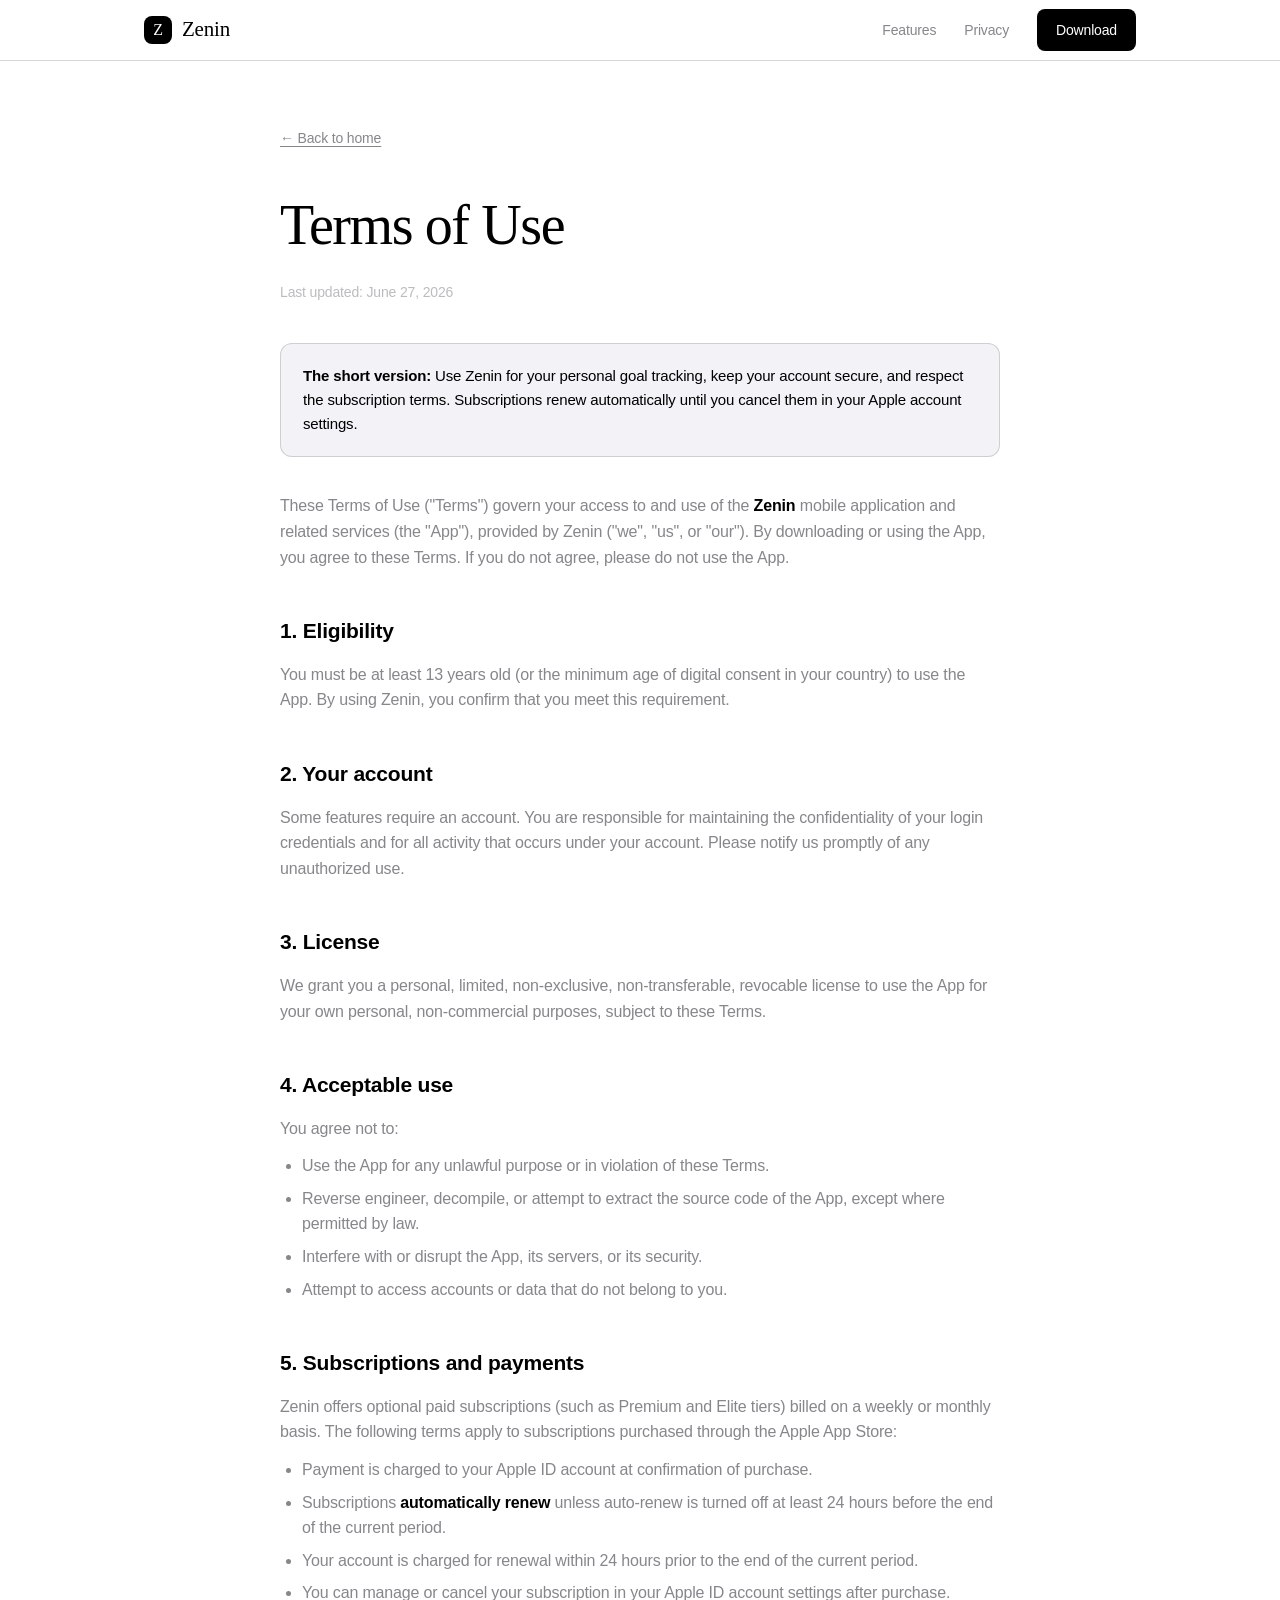
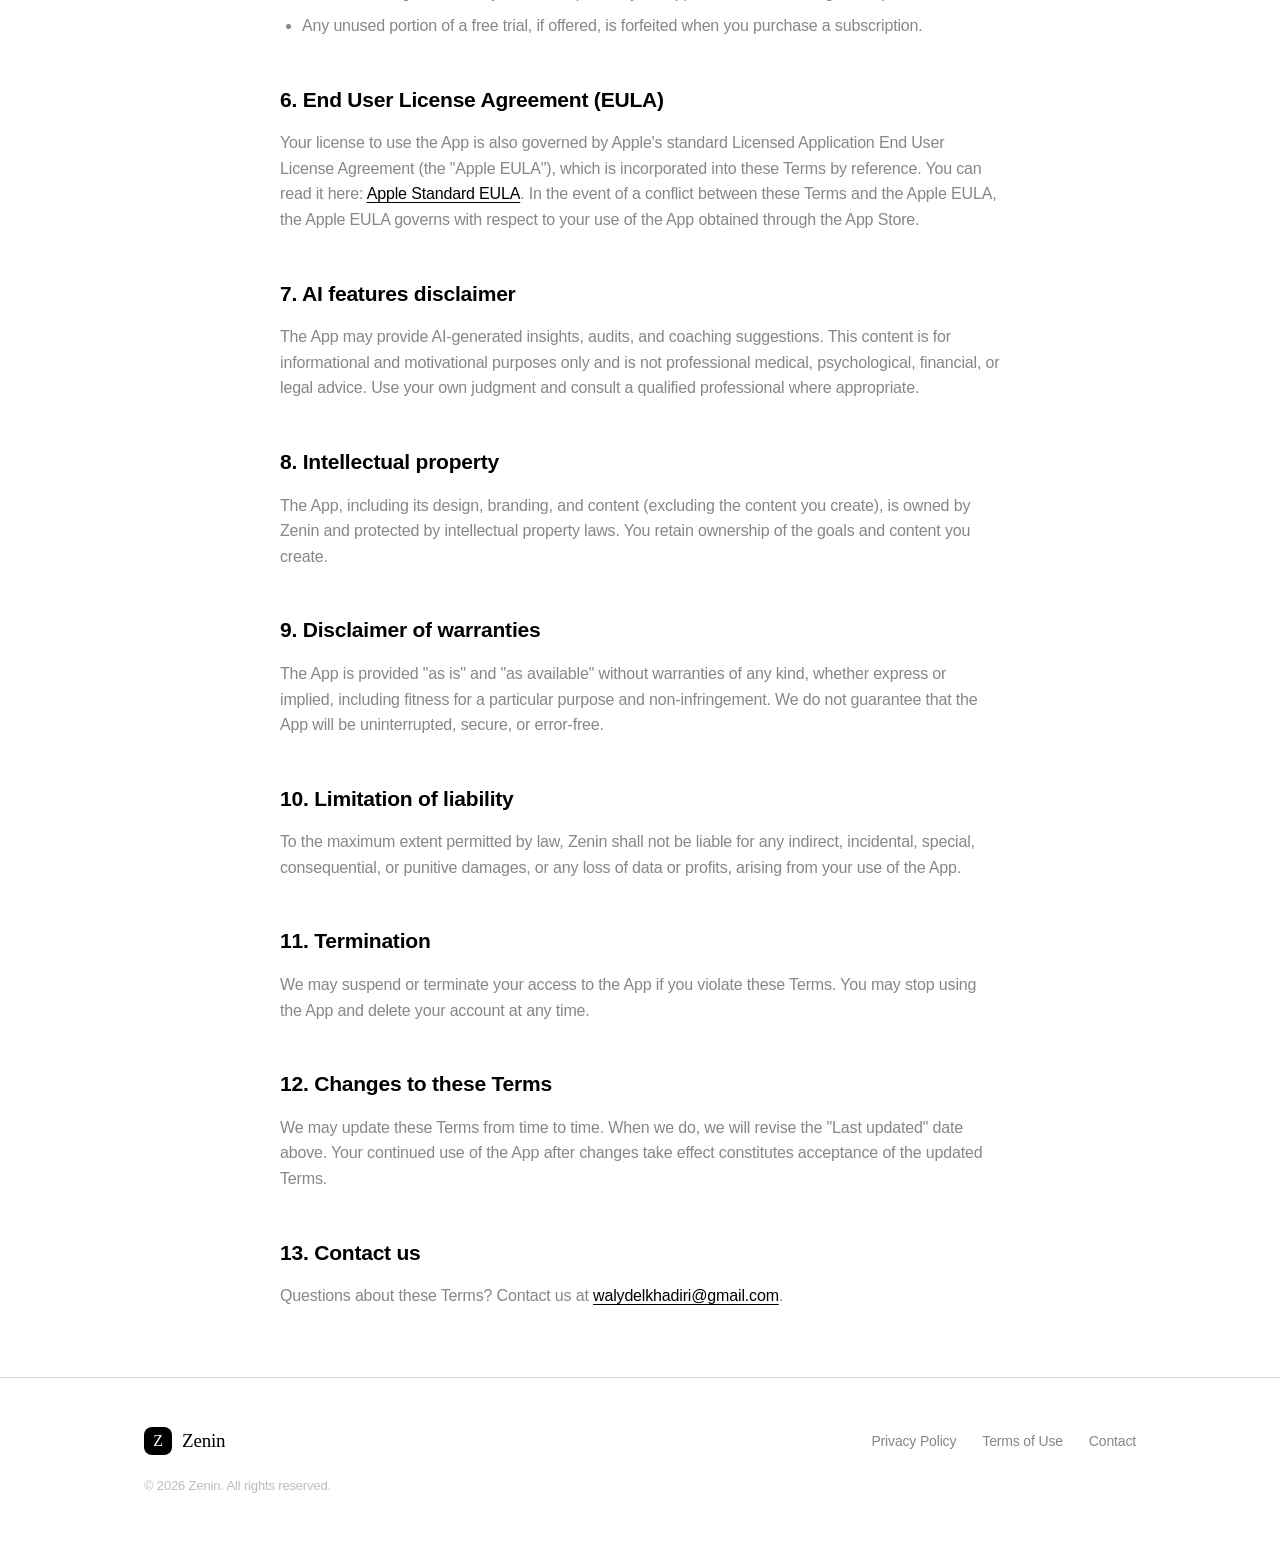
<file: terms.html>
<!DOCTYPE html>
<html lang="en">
<head>
    <meta charset="UTF-8">
    <meta name="viewport" content="width=device-width, initial-scale=1.0">
    <title>Terms of Use — Zenin</title>
    <meta name="description" content="The terms and conditions for using the Zenin app.">
    <link rel="stylesheet" href="styles.css">
    <link rel="icon" href="data:image/svg+xml,<svg xmlns='http://www.w3.org/2000/svg' viewBox='0 0 100 100'><rect width='100' height='100' rx='22' fill='black'/><text x='50' y='70' font-size='62' font-family='Arial' font-weight='bold' fill='white' text-anchor='middle'>Z</text></svg>">
</head>
<body>

    <nav class="nav">
        <div class="wrap">
            <a class="brand" href="/"><span class="mark">Z</span> Zenin</a>
            <div class="nav-links">
                <a href="index.html#features">Features</a>
                <a href="privacy.html">Privacy</a>
                <a class="btn" href="index.html#download">Download</a>
            </div>
        </div>
    </nav>

    <main class="legal wrap">
        <a class="back" href="index.html">← Back to home</a>
        <h1>Terms of Use</h1>
        <p class="updated">Last updated: June 27, 2026</p>

        <div class="tldr">
            <strong>The short version:</strong> Use Zenin for your personal goal tracking,
            keep your account secure, and respect the subscription terms. Subscriptions renew
            automatically until you cancel them in your Apple account settings.
        </div>

        <p>
            These Terms of Use ("Terms") govern your access to and use of the <strong>Zenin</strong>
            mobile application and related services (the "App"), provided by Zenin ("we", "us",
            or "our"). By downloading or using the App, you agree to these Terms. If you do not
            agree, please do not use the App.
        </p>

        <h2>1. Eligibility</h2>
        <p>
            You must be at least 13 years old (or the minimum age of digital consent in your
            country) to use the App. By using Zenin, you confirm that you meet this requirement.
        </p>

        <h2>2. Your account</h2>
        <p>
            Some features require an account. You are responsible for maintaining the
            confidentiality of your login credentials and for all activity that occurs under
            your account. Please notify us promptly of any unauthorized use.
        </p>

        <h2>3. License</h2>
        <p>
            We grant you a personal, limited, non-exclusive, non-transferable, revocable license
            to use the App for your own personal, non-commercial purposes, subject to these Terms.
        </p>

        <h2>4. Acceptable use</h2>
        <p>You agree not to:</p>
        <ul>
            <li>Use the App for any unlawful purpose or in violation of these Terms.</li>
            <li>Reverse engineer, decompile, or attempt to extract the source code of the App, except where permitted by law.</li>
            <li>Interfere with or disrupt the App, its servers, or its security.</li>
            <li>Attempt to access accounts or data that do not belong to you.</li>
        </ul>

        <h2>5. Subscriptions and payments</h2>
        <p>
            Zenin offers optional paid subscriptions (such as Premium and Elite tiers) billed on
            a weekly or monthly basis. The following terms apply to subscriptions purchased
            through the Apple App Store:
        </p>
        <ul>
            <li>Payment is charged to your Apple ID account at confirmation of purchase.</li>
            <li>Subscriptions <strong>automatically renew</strong> unless auto-renew is turned off at least 24 hours before the end of the current period.</li>
            <li>Your account is charged for renewal within 24 hours prior to the end of the current period.</li>
            <li>You can manage or cancel your subscription in your Apple ID account settings after purchase.</li>
            <li>Any unused portion of a free trial, if offered, is forfeited when you purchase a subscription.</li>
        </ul>

        <h2>6. End User License Agreement (EULA)</h2>
        <p>
            Your license to use the App is also governed by Apple's standard Licensed
            Application End User License Agreement (the "Apple EULA"), which is incorporated into
            these Terms by reference. You can read it here:
            <a href="https://www.apple.com/legal/internet-services/itunes/dev/stdeula/" target="_blank" rel="noopener">
                Apple Standard EULA</a>.
            In the event of a conflict between these Terms and the Apple EULA, the Apple EULA
            governs with respect to your use of the App obtained through the App Store.
        </p>

        <h2>7. AI features disclaimer</h2>
        <p>
            The App may provide AI-generated insights, audits, and coaching suggestions. This
            content is for informational and motivational purposes only and is not professional
            medical, psychological, financial, or legal advice. Use your own judgment and consult
            a qualified professional where appropriate.
        </p>

        <h2>8. Intellectual property</h2>
        <p>
            The App, including its design, branding, and content (excluding the content you
            create), is owned by Zenin and protected by intellectual property laws. You retain
            ownership of the goals and content you create.
        </p>

        <h2>9. Disclaimer of warranties</h2>
        <p>
            The App is provided "as is" and "as available" without warranties of any kind,
            whether express or implied, including fitness for a particular purpose and
            non-infringement. We do not guarantee that the App will be uninterrupted, secure,
            or error-free.
        </p>

        <h2>10. Limitation of liability</h2>
        <p>
            To the maximum extent permitted by law, Zenin shall not be liable for any indirect,
            incidental, special, consequential, or punitive damages, or any loss of data or
            profits, arising from your use of the App.
        </p>

        <h2>11. Termination</h2>
        <p>
            We may suspend or terminate your access to the App if you violate these Terms. You
            may stop using the App and delete your account at any time.
        </p>

        <h2>12. Changes to these Terms</h2>
        <p>
            We may update these Terms from time to time. When we do, we will revise the "Last
            updated" date above. Your continued use of the App after changes take effect
            constitutes acceptance of the updated Terms.
        </p>

        <h2>13. Contact us</h2>
        <p>
            Questions about these Terms? Contact us at
            <a href="mailto:walydelkhadiri@gmail.com">walydelkhadiri@gmail.com</a>.
        </p>
    </main>

    <footer class="footer">
        <div class="wrap">
            <a class="brand" href="/"><span class="mark">Z</span> Zenin</a>
            <div class="footer-links">
                <a href="privacy.html">Privacy Policy</a>
                <a href="terms.html">Terms of Use</a>
                <a href="mailto:walydelkhadiri@gmail.com">Contact</a>
            </div>
            <div class="copy">© 2026 Zenin. All rights reserved.</div>
        </div>
    </footer>

</body>
</html>
</file>
<file: styles.css>
/* ============================================================
   Zenin — marketing & legal site
   Mirrors the in-app design system (LOTheme):
   · serif ultra-thin display headings
   · sans-serif light body
   · monospace thin for numbers
   · pure B&W, iOS semantic colors
   · 12px cards, 8px buttons, hairline borders
   ============================================================ */

:root {
    /* iOS semantic colors — light */
    --bg:            #ffffff;   /* systemBackground */
    --surface:       #f2f2f7;   /* secondarySystemBackground */
    --surface-2:     #ffffff;   /* tertiarySystemBackground */
    --border:        rgba(60,60,67,.20);   /* separator */
    --ink:           #000000;   /* label */
    --ink-2:         rgba(60,60,67,.62);    /* secondaryLabel */
    --ink-3:         rgba(60,60,67,.34);    /* tertiaryLabel */

    --radius-card:   12px;
    --radius-btn:    8px;
    --radius-tag:    100px;

    --maxw:          1040px;

    --serif:  ui-serif, "New York", "Iowan Old Style", Georgia, "Times New Roman", serif;
    --sans:   -apple-system, BlinkMacSystemFont, "SF Pro Text", "Helvetica Neue", Arial, sans-serif;
    --mono:   ui-monospace, "SF Mono", "JetBrains Mono", Menlo, monospace;
}

@media (prefers-color-scheme: dark) {
    :root {
        --bg:        #000000;
        --surface:   #1c1c1e;
        --surface-2: #2c2c2e;
        --border:    rgba(84,84,88,.55);
        --ink:       #ffffff;
        --ink-2:     rgba(235,235,245,.62);
        --ink-3:     rgba(235,235,245,.32);
    }
}

* { box-sizing: border-box; margin: 0; padding: 0; }

html { scroll-behavior: smooth; -webkit-text-size-adjust: 100%; }

body {
    font-family: var(--sans);
    font-weight: 300;                 /* body = light */
    background: var(--bg);
    color: var(--ink);
    line-height: 1.6;
    letter-spacing: -.01em;
    -webkit-font-smoothing: antialiased;
    text-rendering: optimizeLegibility;
}

a { color: inherit; text-decoration: none; }

.wrap { max-width: var(--maxw); margin: 0 auto; padding: 0 24px; }

/* serif display utility */
.serif { font-family: var(--serif); font-weight: 200; letter-spacing: -.02em; }

/* ---------- Nav ---------- */
.nav {
    position: sticky; top: 0; z-index: 50;
    backdrop-filter: saturate(180%) blur(20px);
    -webkit-backdrop-filter: saturate(180%) blur(20px);
    background: color-mix(in srgb, var(--bg) 72%, transparent);
    border-bottom: .5px solid var(--border);
}
.nav .wrap { display: flex; align-items: center; justify-content: space-between; height: 60px; }
.brand {
    display: flex; align-items: center; gap: 10px;
    font-family: var(--serif); font-weight: 300; font-size: 21px; letter-spacing: -.01em;
}
.brand .mark {
    width: 28px; height: 28px; border-radius: var(--radius-btn);
    background: var(--ink); color: var(--bg);
    display: grid; place-items: center;
    font-family: var(--serif); font-weight: 300; font-size: 16px;
}
.nav-links { display: flex; align-items: center; gap: 28px; }
.nav-links a:not(.btn) { color: var(--ink-2); font-size: 14px; font-weight: 500; transition: color .2s ease; }
.nav-links a:not(.btn):hover { color: var(--ink); }
.nav-links .btn { padding: 9px 18px; font-size: 14px; }

/* ---------- Buttons (rectangular, 8px — like loButton) ---------- */
.btn {
    display: inline-flex; align-items: center; justify-content: center; gap: 8px;
    font-family: var(--sans); font-weight: 500; font-size: 15px;
    background: var(--ink); color: var(--bg);
    padding: 13px 24px; border-radius: var(--radius-btn);
    border: .5px solid transparent;
    transition: opacity .2s ease;
}
.btn:hover { opacity: .82; }
.btn-secondary {
    background: var(--surface); color: var(--ink);
    border: .5px solid var(--border);
}

/* ---------- Hero ---------- */
.hero { text-align: center; padding: 104px 0 56px; }
.eyebrow {
    display: inline-block; font-family: var(--sans);
    font-size: 12px; font-weight: 500; letter-spacing: .12em; text-transform: uppercase;
    color: var(--ink-2);
    border: .5px solid var(--border); border-radius: var(--radius-tag);
    padding: 6px 15px; margin-bottom: 32px;
}
.hero h1 {
    font-family: var(--serif); font-weight: 200;
    font-size: clamp(44px, 8vw, 88px); line-height: 1.04; letter-spacing: -.03em;
    margin-bottom: 26px;
}
.hero p.lead {
    font-size: clamp(17px, 2.2vw, 20px); font-weight: 300;
    color: var(--ink-2); max-width: 560px; margin: 0 auto 38px;
}
.cta-row { display: flex; gap: 12px; justify-content: center; flex-wrap: wrap; }

/* ---------- Phone mock ---------- */
.phone-stage { margin: 60px auto 0; max-width: 362px; }
.phone {
    position: relative;
    aspect-ratio: 9 / 19.5; border-radius: 48px;
    background: #0b0b0c; padding: 9px;
    box-shadow: 0 1px 0 rgba(255,255,255,.06) inset,
                0 40px 90px rgba(0,0,0,.28);
}
.phone-screen {
    position: relative;
    width: 100%; height: 100%; border-radius: 40px;
    background: var(--bg); border: .5px solid var(--border);
    display: flex; flex-direction: column; padding: 30px 15px 58px; gap: 7px; overflow: hidden;
}
/* Dynamic Island */
.phone-screen::before {
    content: ""; position: absolute; top: 11px; left: 50%; transform: translateX(-50%);
    width: 78px; height: 22px; border-radius: 999px; background: #0b0b0c; z-index: 2;
}

/* Header: serif day number + completion ring (mirrors ClarityDashboardView) */
.ph-header { display: flex; align-items: flex-start; justify-content: space-between; }
.ph-dow   { font-family: var(--mono); font-size: 10px; letter-spacing: .28em; color: var(--ink-3); }
.ph-day   { font-family: var(--serif); font-weight: 200; font-size: 46px; line-height: 1; letter-spacing: -.02em; margin: 1px 0; }
.ph-month { font-family: var(--mono); font-size: 9px; letter-spacing: .2em; color: var(--ink-2); }
.ph-ring  { position: relative; width: 44px; height: 44px; flex: none; }
.ph-ring svg { width: 44px; height: 44px; transform: rotate(-90deg); }
.ph-ring .track { fill: none; stroke: var(--border); stroke-width: 2; }
.ph-ring .fill  { fill: none; stroke: var(--ink); stroke-width: 2; stroke-linecap: round; }
.ph-ring span { position: absolute; inset: 0; display: grid; place-items: center; font-family: var(--mono); font-size: 9px; }

/* Goal cards: round checkbox + pillar + streak */
.ph-goal {
    display: flex; align-items: center; gap: 11px;
    padding: 9px 11px; border-radius: var(--radius-card);
    border: .5px solid var(--border); background: var(--bg);
}
.ph-goal.done { background: var(--surface); border-color: color-mix(in srgb, var(--border) 50%, transparent); }
.ph-check { width: 23px; height: 23px; border-radius: 50%; border: 1.5px solid var(--border); flex: none; display: grid; place-items: center; }
.ph-check.on { border-color: var(--ink); }
.ph-check.on::after { content: "✓"; font-size: 11px; font-weight: 600; color: var(--ink); }
.ph-goal-text { display: flex; flex-direction: column; gap: 2px; min-width: 0; }
.ph-goal-text .t { font-size: 14px; font-weight: 400; }
.ph-goal.done .ph-goal-text .t { color: var(--ink-3); text-decoration: line-through; }
.ph-goal-text .p { font-family: var(--sans); font-size: 10px; font-weight: 500; color: var(--ink-3); letter-spacing: .01em; }
.ph-streak { margin-left: auto; text-align: center; flex: none; }
.ph-streak b { display: block; font-family: var(--mono); font-weight: 300; font-size: 14px; }
.ph-streak small { font-family: var(--mono); font-size: 8px; color: var(--ink-3); }

/* Compound Progress card */
.ph-compound { border: .5px solid var(--border); border-radius: var(--radius-card); background: var(--surface); padding: 10px 13px; }
.ph-compound-h { font-family: var(--sans); font-size: 9px; font-weight: 600; letter-spacing: .14em; color: var(--ink-3); margin-bottom: 6px; }
.ph-row { display: flex; align-items: center; gap: 9px; height: 16px; }
.ph-row .l { font-size: 11px; color: var(--ink-2); width: 44px; flex: none; }
.ph-row .track { flex: 1; height: 4px; border-radius: 99px; background: var(--surface-2); overflow: hidden; }
.ph-row .track > i { display: block; height: 100%; background: var(--ink); border-radius: 99px; }
.ph-row .v { font-family: var(--mono); font-size: 10px; color: var(--ink-2); width: 30px; text-align: right; flex: none; }

/* Dashed "add a goal" row */
.ph-add { display: flex; align-items: center; gap: 7px; padding: 8px 11px; border-radius: var(--radius-card); border: 1px dashed var(--border); color: var(--ink-2); font-size: 12px; font-weight: 500; }
.ph-add::before { content: "+"; font-size: 14px; font-weight: 300; line-height: 1; }

/* Daily quote card */
.ph-quote { border: .5px solid var(--border); border-radius: var(--radius-card); background: var(--surface); padding: 8px 12px; }
.ph-quote .mark { font-family: var(--serif); font-size: 22px; line-height: 1; color: var(--ink-3); display: block; height: 9px; }
.ph-quote .q { font-family: var(--serif); font-style: italic; font-weight: 300; font-size: 11.5px; line-height: 1.45; margin: 2px 0 4px; }
.ph-quote .a { font-size: 9px; color: var(--ink-3); }

/* AI Coach card */
.ph-coach { display: flex; align-items: center; gap: 10px; border: .5px solid var(--border); border-radius: var(--radius-card); background: var(--bg); padding: 9px 12px; }
.ph-coach .ic { width: 22px; flex: none; color: var(--ink); display: grid; place-items: center; }
.ph-coach .ic svg { width: 17px; height: 17px; }
.ph-coach .tx { display: flex; flex-direction: column; gap: 1px; min-width: 0; }
.ph-coach .tx b { font-weight: 500; font-size: 12.5px; }
.ph-coach .tx span { font-size: 9.5px; color: var(--ink-2); }
.ph-coach .chev { margin-left: auto; color: var(--ink-3); font-size: 11px; }

/* Manifest header */
.ph-manifest .k { font-family: var(--sans); font-size: 8.5px; font-weight: 600; letter-spacing: .2em; color: var(--ink-3); }
.ph-manifest .h { font-family: var(--serif); font-weight: 200; font-size: 17px; line-height: 1.12; letter-spacing: -.02em; margin-top: 2px; }

/* Bottom tab bar */
.ph-tabbar { position: absolute; left: 0; right: 0; bottom: 0; height: 52px; display: flex; background: var(--bg); border-top: .5px solid var(--border); padding-bottom: 5px; z-index: 3; }
.ph-tab { flex: 1; display: flex; flex-direction: column; align-items: center; justify-content: center; gap: 3px; color: var(--ink-3); }
.ph-tab.active { color: var(--ink); }
.ph-tab svg { width: 19px; height: 19px; }
.ph-tab span { font-size: 8.5px; font-weight: 500; letter-spacing: .01em; }

/* ---------- Sections ---------- */
section.block { padding: 80px 0; }
.section-head { text-align: center; max-width: 620px; margin: 0 auto 52px; }
.section-head h2 {
    font-family: var(--serif); font-weight: 200;
    font-size: clamp(32px, 5vw, 52px); letter-spacing: -.025em; margin-bottom: 16px;
}
.section-head p { color: var(--ink-2); font-size: 18px; font-weight: 300; }

.grid { display: grid; grid-template-columns: repeat(3, 1fr); gap: 16px; }
.card {
    background: var(--surface); border: .5px solid var(--border);
    border-radius: var(--radius-card); padding: 28px;
    transition: border-color .25s ease, transform .25s ease;
}
.card:hover { border-color: var(--ink-3); transform: translateY(-3px); }
.card .ic {
    width: 40px; height: 40px; border-radius: var(--radius-btn);
    background: var(--ink); color: var(--bg);
    display: grid; place-items: center; font-size: 18px; font-weight: 300;
    margin-bottom: 20px;
}
.card .ic.num { font-family: var(--serif); font-size: 20px; }
.card h3 { font-family: var(--sans); font-size: 18px; font-weight: 500; letter-spacing: -.01em; margin-bottom: 8px; }
.card p { color: var(--ink-2); font-size: 15px; font-weight: 300; }

/* ---------- CTA band ---------- */
.band {
    background: var(--ink); color: var(--bg);
    border-radius: var(--radius-card); text-align: center;
    padding: 72px 32px; margin: 16px 0;
}
.band h2 { font-family: var(--serif); font-weight: 200; font-size: clamp(32px, 5vw, 50px); letter-spacing: -.025em; margin-bottom: 16px; }
.band p { opacity: .72; font-size: 18px; font-weight: 300; margin-bottom: 30px; }
.band .btn { background: var(--bg); color: var(--ink); }

/* ---------- Footer ---------- */
.footer { border-top: .5px solid var(--border); padding: 48px 0; margin-top: 32px; }
.footer .wrap { display: flex; justify-content: space-between; align-items: center; flex-wrap: wrap; gap: 20px; }
.footer .brand { font-size: 19px; }
.footer-links { display: flex; gap: 26px; flex-wrap: wrap; }
.footer-links a { color: var(--ink-2); font-size: 14px; font-weight: 400; }
.footer-links a:hover { color: var(--ink); }
.copy { color: var(--ink-3); font-size: 13px; width: 100%; font-weight: 400; }

/* ---------- Legal pages ---------- */
.legal { padding: 64px 0 24px; max-width: 720px; margin: 0 auto; }
.legal .back { font-size: 14px; color: var(--ink-2); display: inline-block; margin-bottom: 32px; font-weight: 400; }
.legal .back:hover { color: var(--ink); }
.legal h1 { font-family: var(--serif); font-weight: 200; font-size: clamp(38px, 6vw, 56px); letter-spacing: -.025em; margin-bottom: 10px; }
.legal .updated { color: var(--ink-3); font-size: 14px; margin-bottom: 40px; font-weight: 400; }
.legal h2 { font-family: var(--sans); font-size: 21px; font-weight: 600; letter-spacing: -.01em; margin: 44px 0 14px; }
.legal h3 { font-family: var(--sans); font-size: 16px; font-weight: 600; margin: 26px 0 8px; }
.legal p, .legal li { color: var(--ink-2); font-size: 16px; font-weight: 300; margin-bottom: 12px; }
.legal ul { padding-left: 22px; margin-bottom: 12px; }
.legal li { margin-bottom: 7px; }
.legal a { color: var(--ink); text-decoration: underline; text-underline-offset: 3px; text-decoration-thickness: .5px; }
.legal strong { color: var(--ink); font-weight: 600; }
.legal .tldr {
    background: var(--surface); border: .5px solid var(--border);
    border-radius: var(--radius-card); padding: 20px 22px; margin-bottom: 36px;
    font-size: 15px; font-weight: 300;
}

/* ---------- Scroll reveal ---------- */
.reveal {
    opacity: 0; transform: translateY(18px);
    transition: opacity .8s cubic-bezier(.2,.7,.2,1), transform .8s cubic-bezier(.2,.7,.2,1);
}
.reveal.in { opacity: 1; transform: none; }
@media (prefers-reduced-motion: reduce) {
    .reveal { opacity: 1; transform: none; transition: none; }
}

/* ---------- Responsive ---------- */
@media (max-width: 820px) {
    .grid { grid-template-columns: 1fr; }
    .nav-links a:not(.btn) { display: none; }
    .hero { padding: 72px 0 40px; }
}
</file>
